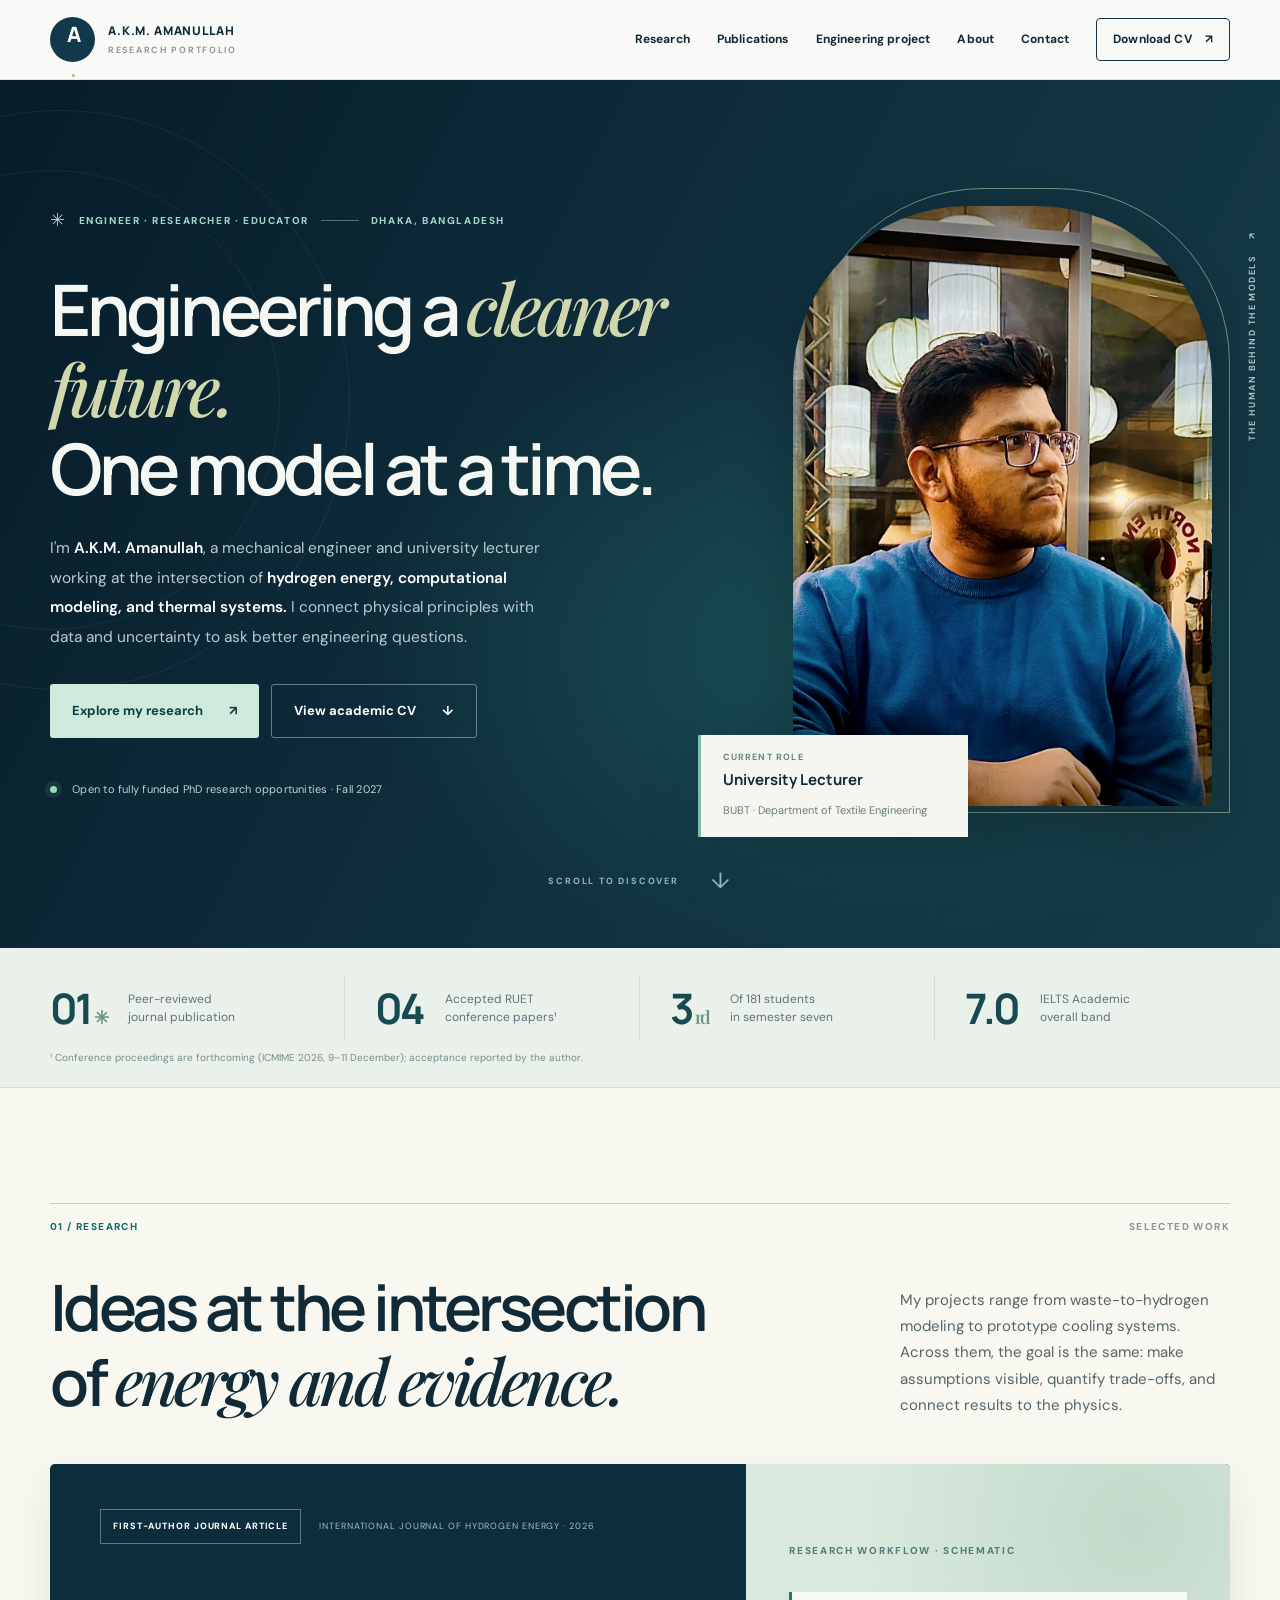
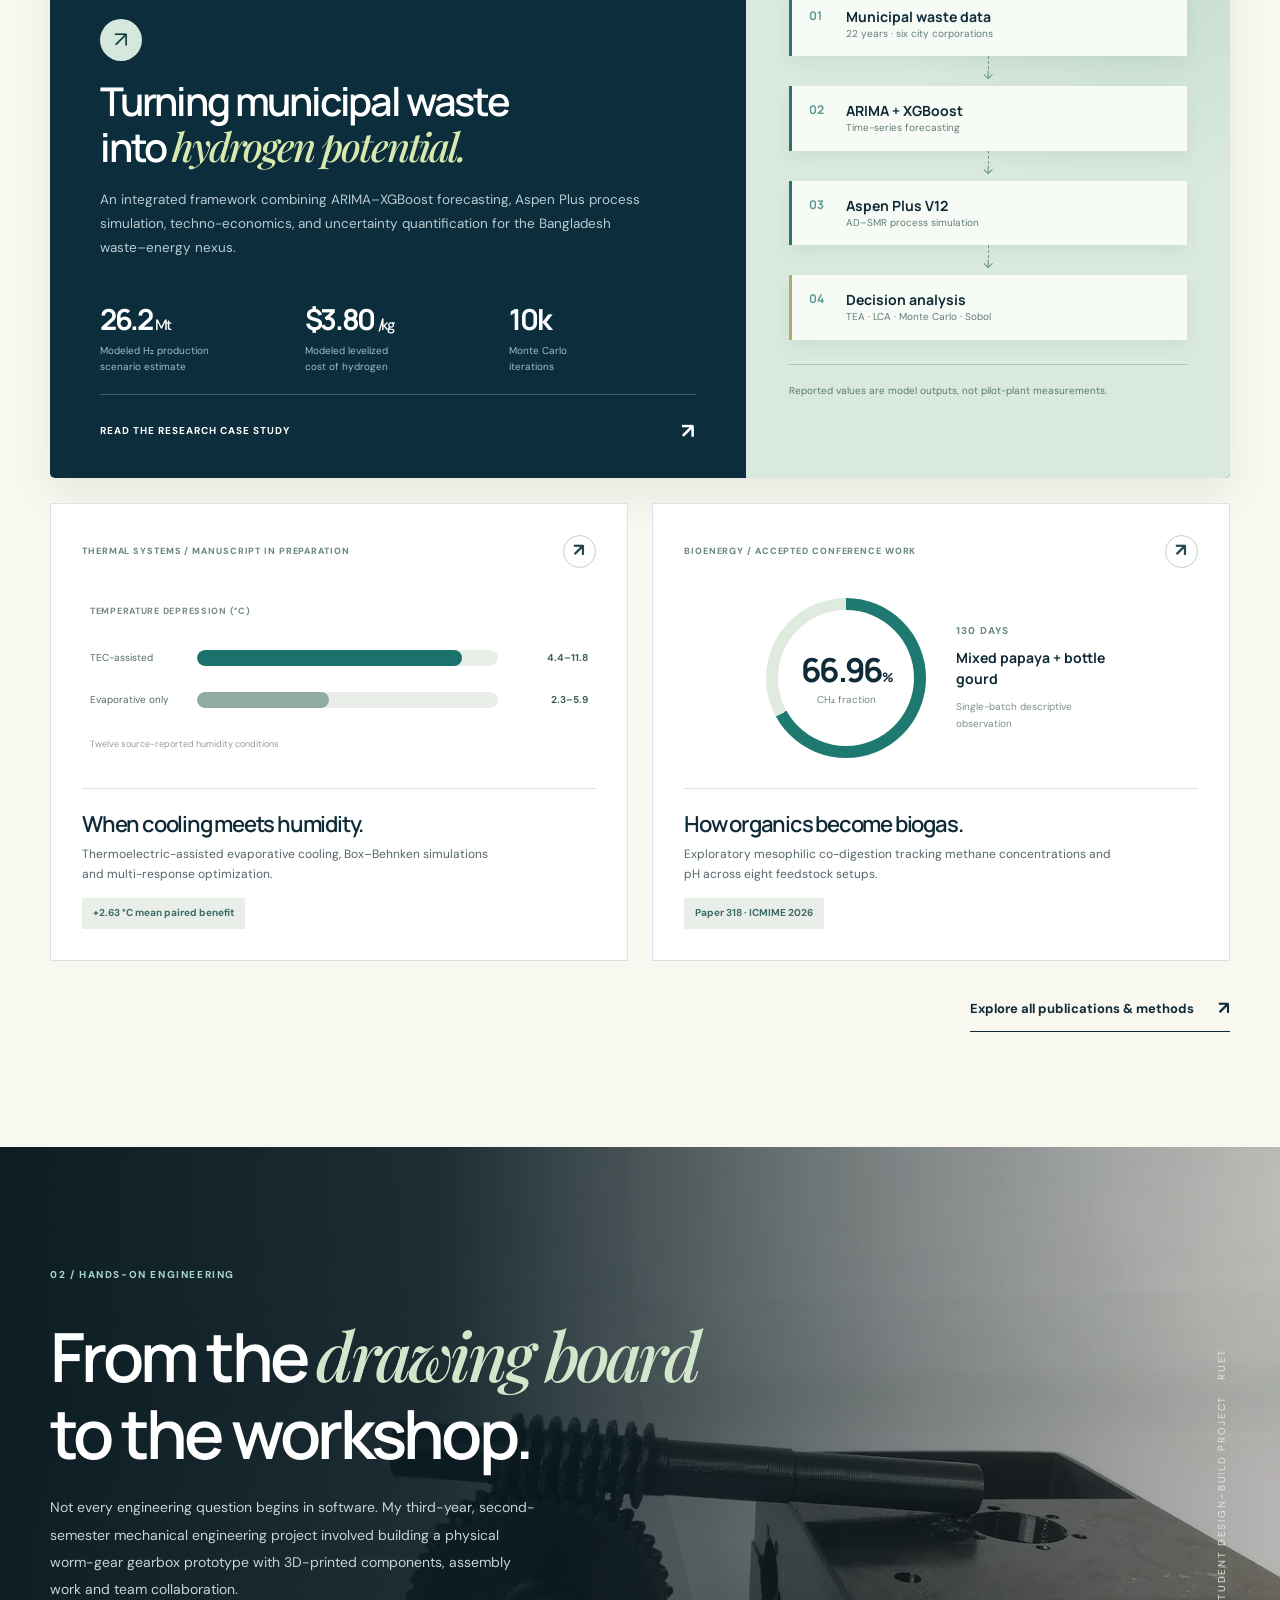
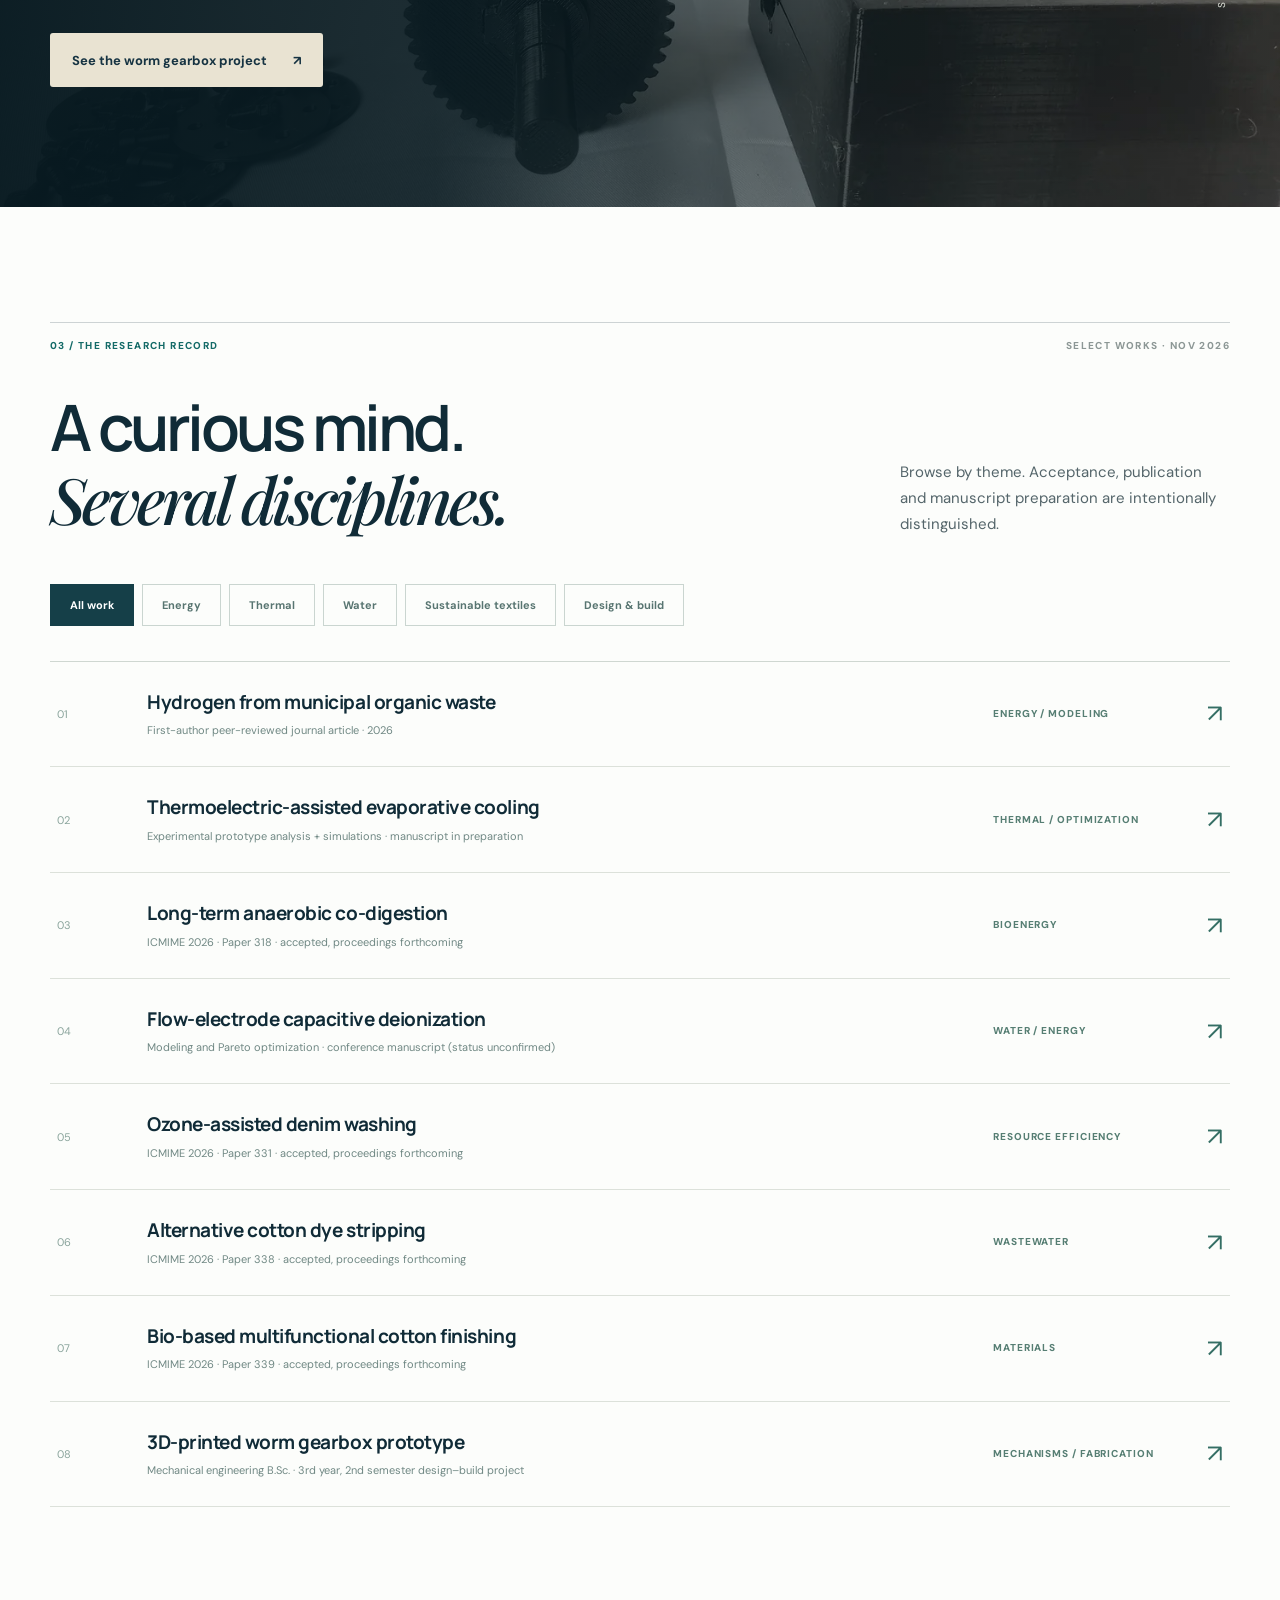
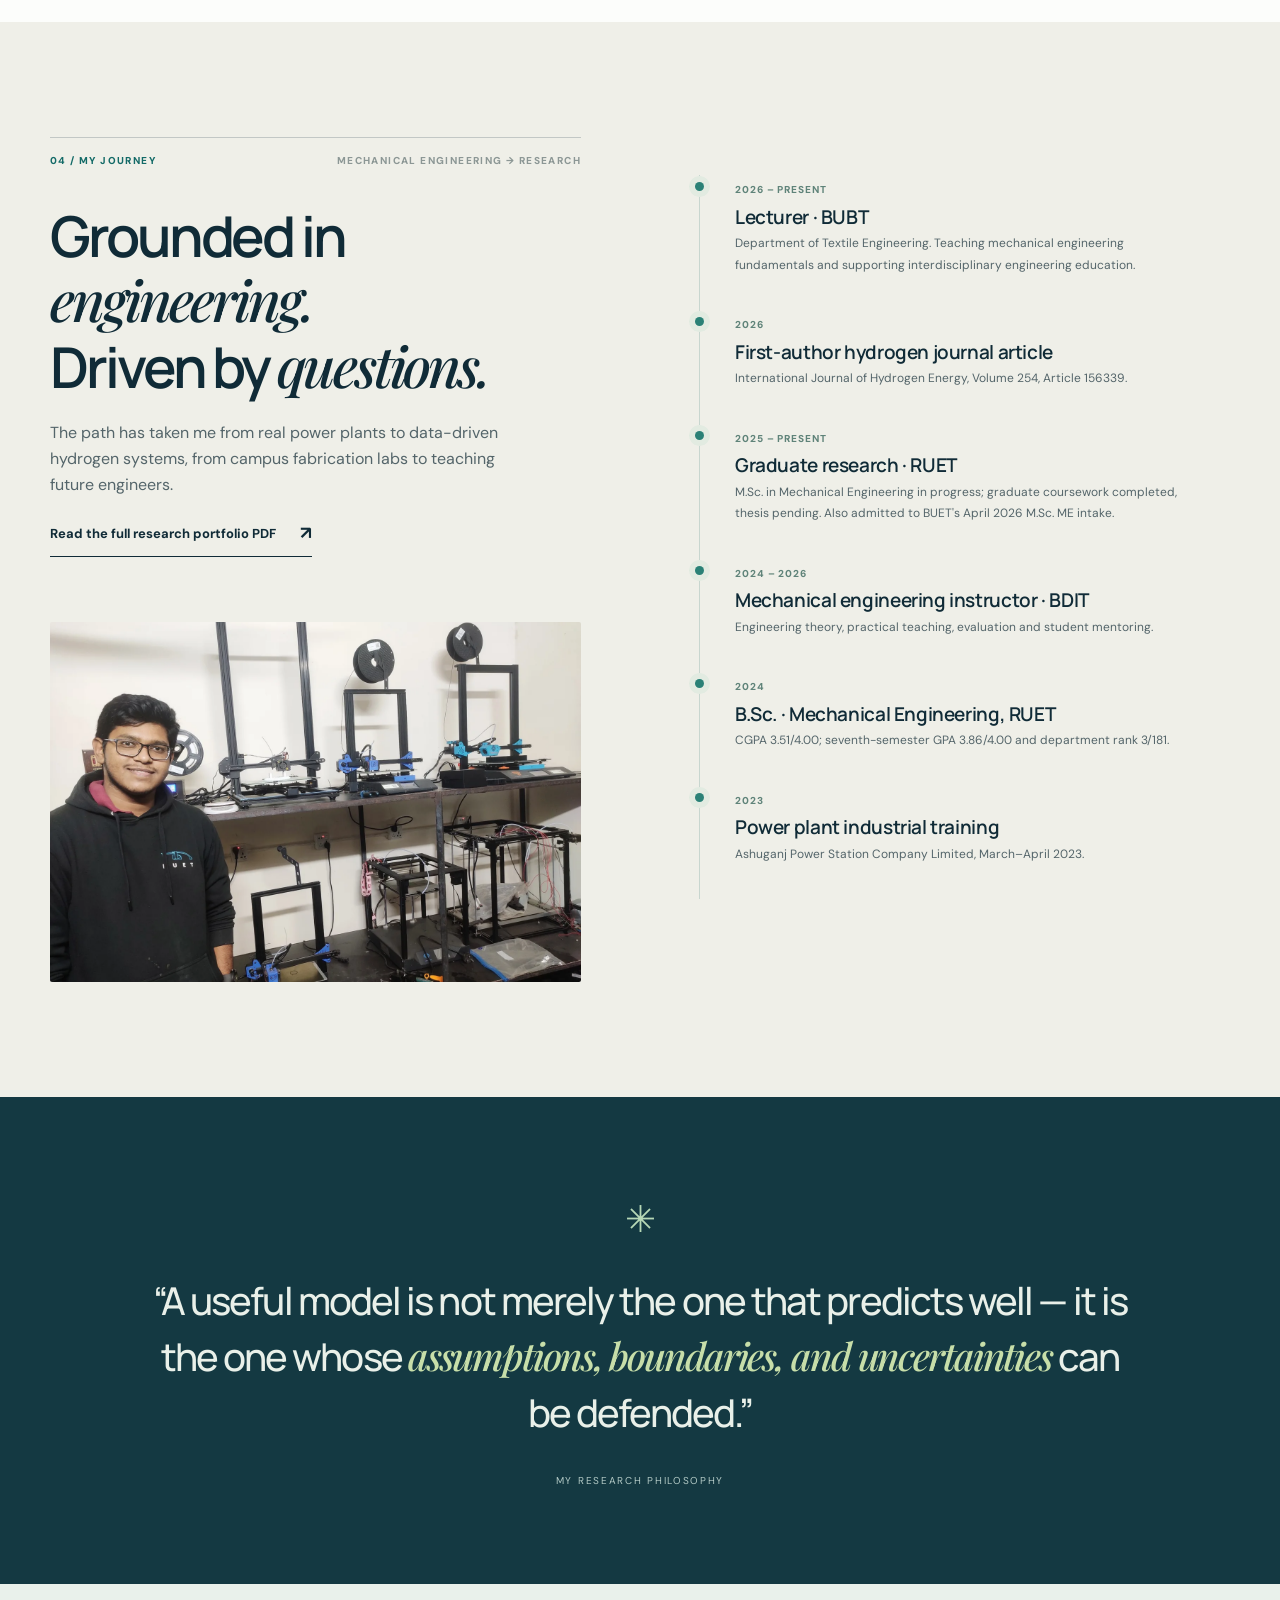
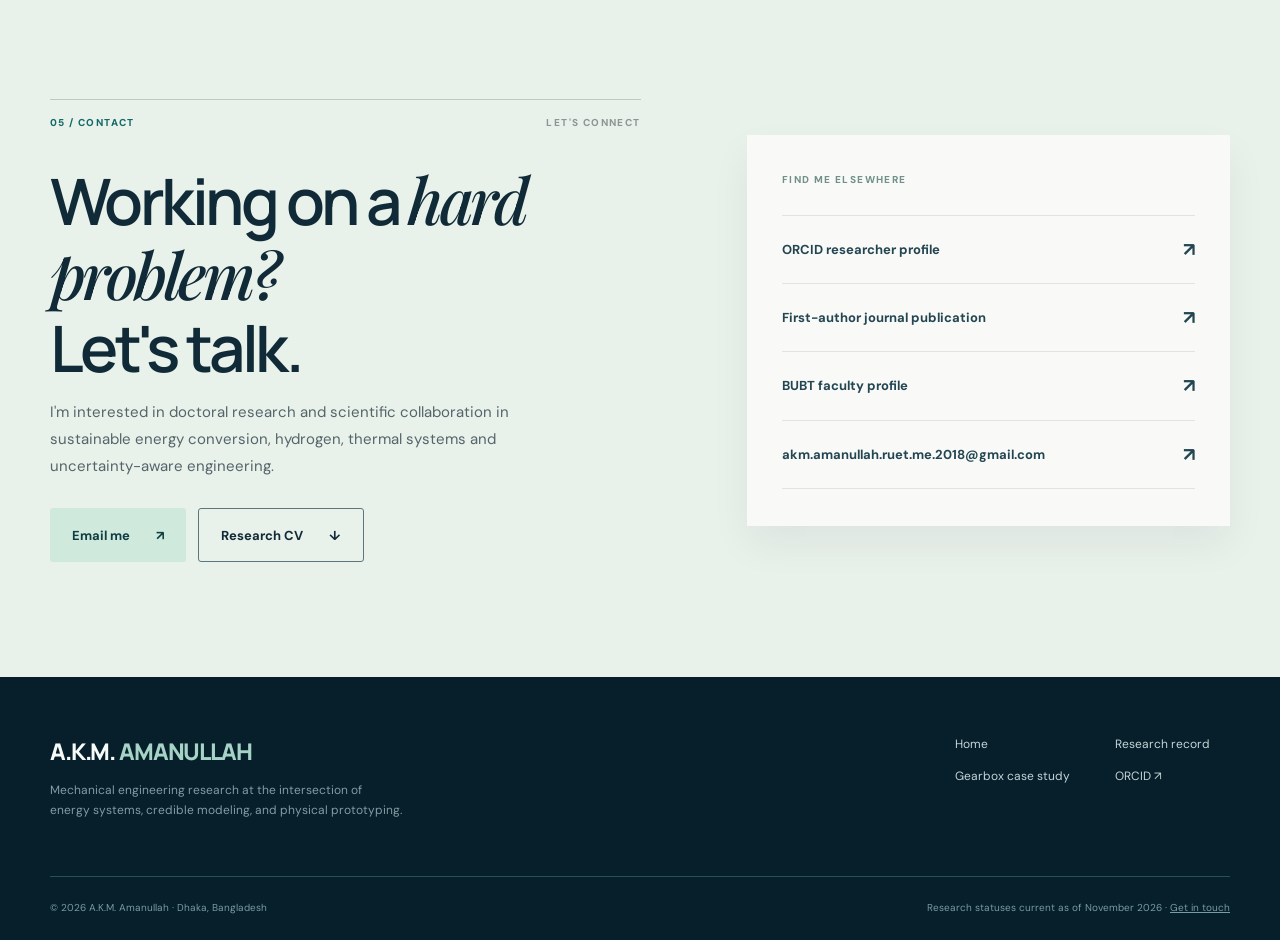
<file: index.html>
<!doctype html><html lang="en"><head><meta charset="utf-8"><meta name="viewport" content="width=device-width,initial-scale=1"><meta name="theme-color" content="#102D3C"><meta name="color-scheme" content="light"><title>A.K.M. Amanullah | Mechanical Engineering Research Portfolio</title><meta name="description" content="A.K.M. Amanullah is a mechanical engineer and university lecturer in Bangladesh researching waste-to-hydrogen, uncertainty-aware energy systems, thermal engineering, and sustainable technologies. First author in International Journal of Hydrogen Energy."><meta name="robots" content="index, follow, max-image-preview:large"><meta name="author" content="A.K.M. Amanullah"><meta name="googlebot" content="index,follow"><meta name="keywords" content="A.K.M. Amanullah, AKM Amanullah, mechanical engineering, research portfolio, PhD Fall 2027, waste to hydrogen, RUET, BUBT, Aspen Plus, worm gearbox"><meta property="og:type" content="website"><meta property="og:title" content="A.K.M. Amanullah | Mechanical Engineering Research Portfolio"><meta property="og:description" content="A.K.M. Amanullah is a mechanical engineer and university lecturer in Bangladesh researching waste-to-hydrogen, uncertainty-aware energy systems, thermal engineering, and sustainable technologies. First author in International Journal of Hydrogen Energy."><meta property="og:image" content="https://akmamanullahruetme2018-beep.github.io/og-cover.png"><meta property="og:image:width" content="1200"><meta property="og:image:height" content="630"><meta name="twitter:card" content="summary_large_image"><link rel="icon" type="image/svg+xml" href="favicon.svg"><link rel="stylesheet" href="style.css"><script type="application/ld+json">{"@context": "https://schema.org", "@type": "Person", "name": "A.K.M. Amanullah", "alternateName": ["AKM Amanullah", "A. K. M. Amanullah"], "jobTitle": "Lecturer, Department of Textile Engineering", "worksFor": {"@type": "CollegeOrUniversity", "name": "Bangladesh University of Business and Technology"}, "alumniOf": {"@type": "CollegeOrUniversity", "name": "Rajshahi University of Engineering & Technology"}, "email": "akm.amanullah.ruet.me.2018@gmail.com", "image": "formal-headshot.webp", "sameAs": ["https://orcid.org/0009-0005-6347-7273", "https://www.bubt.edu.bd/department/department-of-textile-engineering/faculty/profile/AKMA"], "subjectOf": {"@type":"ScholarlyArticle","headline":"Integrated hydrogen potential from municipal organic waste in Bangladesh","identifier":"https://doi.org/10.1016/j.ijhydene.2026.156339"}, "knowsAbout": ["Mechanical Engineering", "Hydrogen Production", "Waste-to-Hydrogen", "Thermal Engineering", "Process Simulation", "Uncertainty Quantification", "Techno-Economic Analysis", "3D Printing"]}</script><script src="script.js" defer></script><link rel="canonical" href="https://akmamanullahruetme2018-beep.github.io/"><meta property="og:url" content="https://akmamanullahruetme2018-beep.github.io/"></head><body><a href="#content" class="skip-link">Skip to main content</a><header class="site-header" id="top"><div class="container nav-wrap"><a class="logo" href="index.html" aria-label="A.K.M. Amanullah homepage"><span class="logo-mark">A<span>.</span></span><span class="logo-text">A.K.M. AMANULLAH <small>RESEARCH PORTFOLIO</small></span></a><button type="button" class="menu-toggle" aria-controls="nav-links" aria-expanded="false" aria-label="Open navigation"><span></span><span></span><span></span></button><nav id="nav-links" class="nav-links" aria-label="Main navigation"><a href="index.html#research">Research</a><a href="research.html">Publications</a><a href="worm-gearbox.html">Engineering project</a><a href="index.html#journey">About</a><a href="index.html#contact">Contact</a><a class="nav-cta" href="Amanullah_Research_CV_Fall2027.pdf" target="_blank" rel="noopener">Download CV <span aria-hidden="true">↗</span></a></nav></div></header><main id="content"><section class="hero section" aria-labelledby="hero-title"><div class="hero-noise"></div><div class="container hero-inner"><div class="hero-copy"><div class="eyebrow"><span class="sparkle">✳</span> ENGINEER · RESEARCHER · EDUCATOR <span class="eyebrow-line"></span> DHAKA, BANGLADESH</div><h1 id="hero-title">Engineering a <em>cleaner future.</em><br>One model at a time.</h1><p class="hero-lead">I'm <strong>A.K.M. Amanullah</strong>, a mechanical engineer and university lecturer working at the intersection of <strong>hydrogen energy, computational modeling, and thermal systems.</strong> I connect physical principles with data and uncertainty to ask better engineering questions.</p><div class="hero-actions"><a class="button primary" href="#research">Explore my research <span aria-hidden="true">↗</span></a><a class="button outline-light" href="Amanullah_Research_CV_Fall2027.pdf" target="_blank" rel="noopener">View academic CV <span aria-hidden="true">↓</span></a></div><div class="hero-micro"><span class="status-dot"></span> Open to fully funded PhD research opportunities · Fall 2027</div></div><div class="hero-visual"><div class="image-border"></div><img src="portrait.webp" width="390" height="560" alt="Portrait of A.K.M. Amanullah" fetchpriority="high"><div class="hero-side-label">THE HUMAN BEHIND THE MODELS <span>↗</span></div><div class="hero-floating"><span class="tiny-label">CURRENT ROLE</span><strong>University Lecturer</strong><span>BUBT · Department of Textile Engineering</span></div></div></div><div class="hero-scroll"><span>SCROLL TO DISCOVER</span><span aria-hidden="true">↓</span></div></section>
<section class="stats-strip" aria-label="Academic highlights"><div class="container stats-inner"><div class="stat"><strong>01<span class="stat-star">✳</span></strong><span>Peer-reviewed<br>journal publication</span></div><div class="stat"><strong>04</strong><span>Accepted RUET<br>conference papers¹</span></div><div class="stat"><strong>3<span class="stat-star">rd</span></strong><span>Of 181 students<br>in semester seven</span></div><div class="stat"><strong>7.0</strong><span>IELTS Academic<br>overall band</span></div></div><div class="container"><p class="footnote">¹ Conference proceedings are forthcoming (ICMIME 2026, 9–11 December); acceptance reported by the author.</p></div></section>
<section class="section cream" id="research"><div class="container"><div class="section-kicker reveal"><span>01 / RESEARCH</span><span>SELECTED WORK</span></div><div class="section-heading reveal"><h2>Ideas at the intersection<br>of <em>energy and evidence.</em></h2><p>My projects range from waste-to-hydrogen modeling to prototype cooling systems. Across them, the goal is the same: make assumptions visible, quantify trade-offs, and connect results to the physics.</p></div>
<a class="feature-paper reveal" href="research.html#hydrogen"><div class="feature-left"><div class="feature-top"><span class="pill dark">FIRST-AUTHOR JOURNAL ARTICLE</span><span class="feature-journal">INTERNATIONAL JOURNAL OF HYDROGEN ENERGY · 2026</span></div><div class="feature-heading"><span class="icon-circle">↗</span><h3>Turning municipal waste<br>into <em>hydrogen potential.</em></h3><p>An integrated framework combining ARIMA–XGBoost forecasting, Aspen Plus process simulation, techno-economics, and uncertainty quantification for the Bangladesh waste–energy nexus.</p></div><div class="feature-numbers"><div><strong>26.2 <small>Mt</small></strong><span>Modeled H₂ production<br>scenario estimate</span></div><div><strong>$3.80 <small>/kg</small></strong><span>Modeled levelized<br>cost of hydrogen</span></div><div><strong>10k</strong><span>Monte Carlo<br>iterations</span></div></div><div class="feature-link">READ THE RESEARCH CASE STUDY <span>↗</span></div></div><div class="feature-right"><div class="diagram-caption">RESEARCH WORKFLOW · SCHEMATIC</div><div class="flow-block"><span>01</span><b>Municipal waste data</b><small>22 years · six city corporations</small></div><div class="flow-join"><span></span><i>↓</i></div><div class="flow-block"><span>02</span><b>ARIMA + XGBoost</b><small>Time-series forecasting</small></div><div class="flow-join"><span></span><i>↓</i></div><div class="flow-block"><span>03</span><b>Aspen Plus V12</b><small>AD–SMR process simulation</small></div><div class="flow-join"><span></span><i>↓</i></div><div class="flow-block last"><span>04</span><b>Decision analysis</b><small>TEA · LCA · Monte Carlo · Sobol</small></div><div class="source-badge">Reported values are model outputs, not pilot-plant measurements.</div></div></a>
<div class="research-grid"><a class="research-card reveal" href="research.html#cooling"><div class="card-top"><span>THERMAL SYSTEMS / MANUSCRIPT IN PREPARATION</span><span class="round-arrow">↗</span></div><div class="card-illustration cooling-chart" aria-label="Cooling ranges from source-reported prototype data"><div class="chart-axis">TEMPERATURE DEPRESSION (°C)</div><div class="barrow"><small>TEC-assisted</small><span class="bar-track"><i style="width:88%;"></i></span><b>4.4–11.8</b></div><div class="barrow"><small>Evaporative only</small><span class="bar-track"><i style="width:44%;"></i></span><b>2.3–5.9</b></div><div class="chart-legend">Twelve source-reported humidity conditions</div></div><div class="card-bottom"><div><h3>When cooling meets humidity.</h3><p>Thermoelectric-assisted evaporative cooling, Box–Behnken simulations and multi-response optimization.</p></div><span class="chip">+2.63 °C mean paired benefit</span></div></a><a class="research-card reveal" href="research.html#digestion"><div class="card-top"><span>BIOENERGY / ACCEPTED CONFERENCE WORK</span><span class="round-arrow">↗</span></div><div class="card-illustration digestion-art"><div class="circular-progress"><div><strong>66.96<span>%</span></strong><small>CH₄ fraction</small></div></div><div class="digestion-side"><span>130 DAYS</span><b>Mixed papaya + bottle gourd</b><small>Single-batch descriptive observation</small></div></div><div class="card-bottom"><div><h3>How organics become biogas.</h3><p>Exploratory mesophilic co-digestion tracking methane concentrations and pH across eight feedstock setups.</p></div><span class="chip">Paper 318 · ICMIME 2026</span></div></a></div><div class="section-link reveal"><a href="research.html" class="text-arrow">Explore all publications & methods <span>↗</span></a></div></div></section>
<section class="project-banner" id="prototyping"><div class="project-photo"><img src="gearing-overview.webp" width="1500" height="1000" alt="Physical prototype of a 3D-printed worm and wheel gearbox mechanism on a white table"></div><div class="project-shade"></div><div class="container project-banner-inner"><div class="project-copy reveal"><div class="eyebrow">02 / HANDS-ON ENGINEERING</div><h2>From the <em>drawing board</em><br>to the workshop.</h2><p>Not every engineering question begins in software. My third-year, second-semester mechanical engineering project involved building a physical worm-gear gearbox prototype with 3D-printed components, assembly work and team collaboration.</p><a href="worm-gearbox.html" class="button beige">See the worm gearbox project <span>↗</span></a></div><span class="project-pinch">STUDENT DESIGN–BUILD PROJECT <span> / </span> RUET</span></div></section>
<section class="section light" id="record"><div class="container"><div class="section-kicker reveal"><span>03 / THE RESEARCH RECORD</span><span>SELECT WORKS · NOV 2026</span></div><div class="section-heading reveal"><h2>A curious mind.<br><em>Several disciplines.</em></h2><p>Browse by theme. Acceptance, publication and manuscript preparation are intentionally distinguished.</p></div><div class="filters" role="group" aria-label="Filter projects by field"><button type="button" class="filter active" data-filter="all" aria-pressed="true">All work</button><button type="button" class="filter" data-filter="energy" aria-pressed="false">Energy</button><button type="button" class="filter" data-filter="thermal" aria-pressed="false">Thermal</button><button type="button" class="filter" data-filter="water" aria-pressed="false">Water</button><button type="button" class="filter" data-filter="textile" aria-pressed="false">Sustainable textiles</button><button type="button" class="filter" data-filter="design" aria-pressed="false">Design & build</button></div><div class="portfolio-list">
<a class="portfolio-row reveal" data-category="energy" href="research.html#hydrogen"><span class="row-number">01</span><span><strong>Hydrogen from municipal organic waste</strong><small>First-author peer-reviewed journal article · 2026</small></span><span class="row-label">ENERGY / MODELING</span><span class="row-icon">↗</span></a>
<a class="portfolio-row reveal" data-category="thermal" href="research.html#cooling"><span class="row-number">02</span><span><strong>Thermoelectric-assisted evaporative cooling</strong><small>Experimental prototype analysis + simulations · manuscript in preparation</small></span><span class="row-label">THERMAL / OPTIMIZATION</span><span class="row-icon">↗</span></a>
<a class="portfolio-row reveal" data-category="energy" href="research.html#digestion"><span class="row-number">03</span><span><strong>Long-term anaerobic co-digestion</strong><small>ICMIME 2026 · Paper 318 · accepted, proceedings forthcoming</small></span><span class="row-label">BIOENERGY</span><span class="row-icon">↗</span></a>
<a class="portfolio-row reveal" data-category="water" href="research.html#fcdi"><span class="row-number">04</span><span><strong>Flow-electrode capacitive deionization</strong><small>Modeling and Pareto optimization · conference manuscript (status unconfirmed)</small></span><span class="row-label">WATER / ENERGY</span><span class="row-icon">↗</span></a>
<a class="portfolio-row reveal" data-category="textile" href="research.html#textiles"><span class="row-number">05</span><span><strong>Ozone-assisted denim washing</strong><small>ICMIME 2026 · Paper 331 · accepted, proceedings forthcoming</small></span><span class="row-label">RESOURCE EFFICIENCY</span><span class="row-icon">↗</span></a>
<a class="portfolio-row reveal" data-category="textile" href="research.html#textiles"><span class="row-number">06</span><span><strong>Alternative cotton dye stripping</strong><small>ICMIME 2026 · Paper 338 · accepted, proceedings forthcoming</small></span><span class="row-label">WASTEWATER</span><span class="row-icon">↗</span></a>
<a class="portfolio-row reveal" data-category="textile" href="research.html#textiles"><span class="row-number">07</span><span><strong>Bio-based multifunctional cotton finishing</strong><small>ICMIME 2026 · Paper 339 · accepted, proceedings forthcoming</small></span><span class="row-label">MATERIALS</span><span class="row-icon">↗</span></a>
<a class="portfolio-row reveal" data-category="design" href="worm-gearbox.html"><span class="row-number">08</span><span><strong>3D-printed worm gearbox prototype</strong><small>Mechanical engineering B.Sc. · 3rd year, 2nd semester design–build project</small></span><span class="row-label">MECHANISMS / FABRICATION</span><span class="row-icon">↗</span></a>
</div></div></section>
<section class="section warm" id="journey"><div class="container journey-wrap"><div><div class="section-kicker reveal"><span>04 / MY JOURNEY</span><span>MECHANICAL ENGINEERING → RESEARCH</span></div><h2 class="journey-title reveal">Grounded in <em>engineering.</em><br>Driven by <em>questions.</em></h2><p class="journey-lead reveal">The path has taken me from real power plants to data-driven hydrogen systems, from campus fabrication labs to teaching future engineers.</p><a class="text-arrow reveal" href="Amanullah_Research_Portfolio.pdf" target="_blank" rel="noopener">Read the full research portfolio PDF <span>↗</span></a><div class="journey-image reveal"><img src="lab-with-printers.webp" alt="A.K.M. Amanullah standing beside desktop 3D printers in an engineering laboratory"></div></div><div class="timeline reveal"><div class="time-item"><span class="time-year">2026 – PRESENT</span><div><h3>Lecturer · BUBT</h3><p>Department of Textile Engineering. Teaching mechanical engineering fundamentals and supporting interdisciplinary engineering education.</p></div></div><div class="time-item"><span class="time-year">2026</span><div><h3>First-author hydrogen journal article</h3><p>International Journal of Hydrogen Energy, Volume 254, Article 156339.</p></div></div><div class="time-item"><span class="time-year">2025 – PRESENT</span><div><h3>Graduate research · RUET</h3><p>M.Sc. in Mechanical Engineering in progress; graduate coursework completed, thesis pending. Also admitted to BUET's April 2026 M.Sc. ME intake.</p></div></div><div class="time-item"><span class="time-year">2024 – 2026</span><div><h3>Mechanical engineering instructor · BDIT</h3><p>Engineering theory, practical teaching, evaluation and student mentoring.</p></div></div><div class="time-item"><span class="time-year">2024</span><div><h3>B.Sc. · Mechanical Engineering, RUET</h3><p>CGPA 3.51/4.00; seventh-semester GPA 3.86/4.00 and department rank 3/181.</p></div></div><div class="time-item"><span class="time-year">2023</span><div><h3>Power plant industrial training</h3><p>Ashuganj Power Station Company Limited, March–April 2023.</p></div></div></div></div></section>
<section class="values-section"><div class="container values-wrap"><div class="values-icon">✳</div><blockquote>“A useful model is not merely the one that predicts well — it is the one whose <em>assumptions, boundaries, and uncertainties</em> can be defended.”</blockquote><span>MY RESEARCH PHILOSOPHY</span></div></section>
<section class="section contact-section" id="contact"><div class="container contact-wrap"><div class="reveal"><div class="section-kicker"><span>05 / CONTACT</span><span>LET'S CONNECT</span></div><h2>Working on a <em>hard problem?</em><br>Let's talk.</h2><p>I'm interested in doctoral research and scientific collaboration in sustainable energy conversion, hydrogen, thermal systems and uncertainty-aware engineering.</p><div class="contact-actions"><a class="button primary" href="mailto:akm.amanullah.ruet.me.2018@gmail.com?subject=Research%20collaboration%20%7C%20A.K.M.%20Amanullah">Email me <span aria-hidden="true">↗</span></a><a class="button outline" href="Amanullah_Research_CV_Fall2027.pdf" target="_blank" rel="noopener">Research CV <span aria-hidden="true">↓</span></a></div></div><div class="contact-card reveal"><div class="contact-card-heading">FIND ME ELSEWHERE</div><a href="https://orcid.org/0009-0005-6347-7273" target="_blank" rel="noopener"><span>ORCID researcher profile</span><b>↗</b></a><a href="https://doi.org/10.1016/j.ijhydene.2026.156339" target="_blank" rel="noopener"><span>First-author journal publication</span><b>↗</b></a><a href="https://www.bubt.edu.bd/department/department-of-textile-engineering/faculty/profile/AKMA" target="_blank" rel="noopener"><span>BUBT faculty profile</span><b>↗</b></a><a href="mailto:akm.amanullah.ruet.me.2018@gmail.com"><span>akm.amanullah.ruet.me.2018@gmail.com</span><b>↗</b></a></div></div></section></main><footer class="footer"><div class="container"><div class="footer-top"><div><div class="footer-wordmark">A.K.M. <span>AMANULLAH</span></div><p>Mechanical engineering research at the intersection of<br>energy systems, credible modeling, and physical prototyping.</p></div><div class="footer-links"><a href="index.html">Home</a><a href="research.html">Research record</a><a href="worm-gearbox.html">Gearbox case study</a><a href="https://orcid.org/0009-0005-6347-7273" target="_blank" rel="noopener">ORCID ↗</a></div></div><div class="footer-bottom"><span>© <span id="year">2026</span> A.K.M. Amanullah · Dhaka, Bangladesh</span><span>Research statuses current as of November 2026 · <a href="mailto:akm.amanullah.ruet.me.2018@gmail.com">Get in touch</a></span></div></div></footer></body></html>
</file>
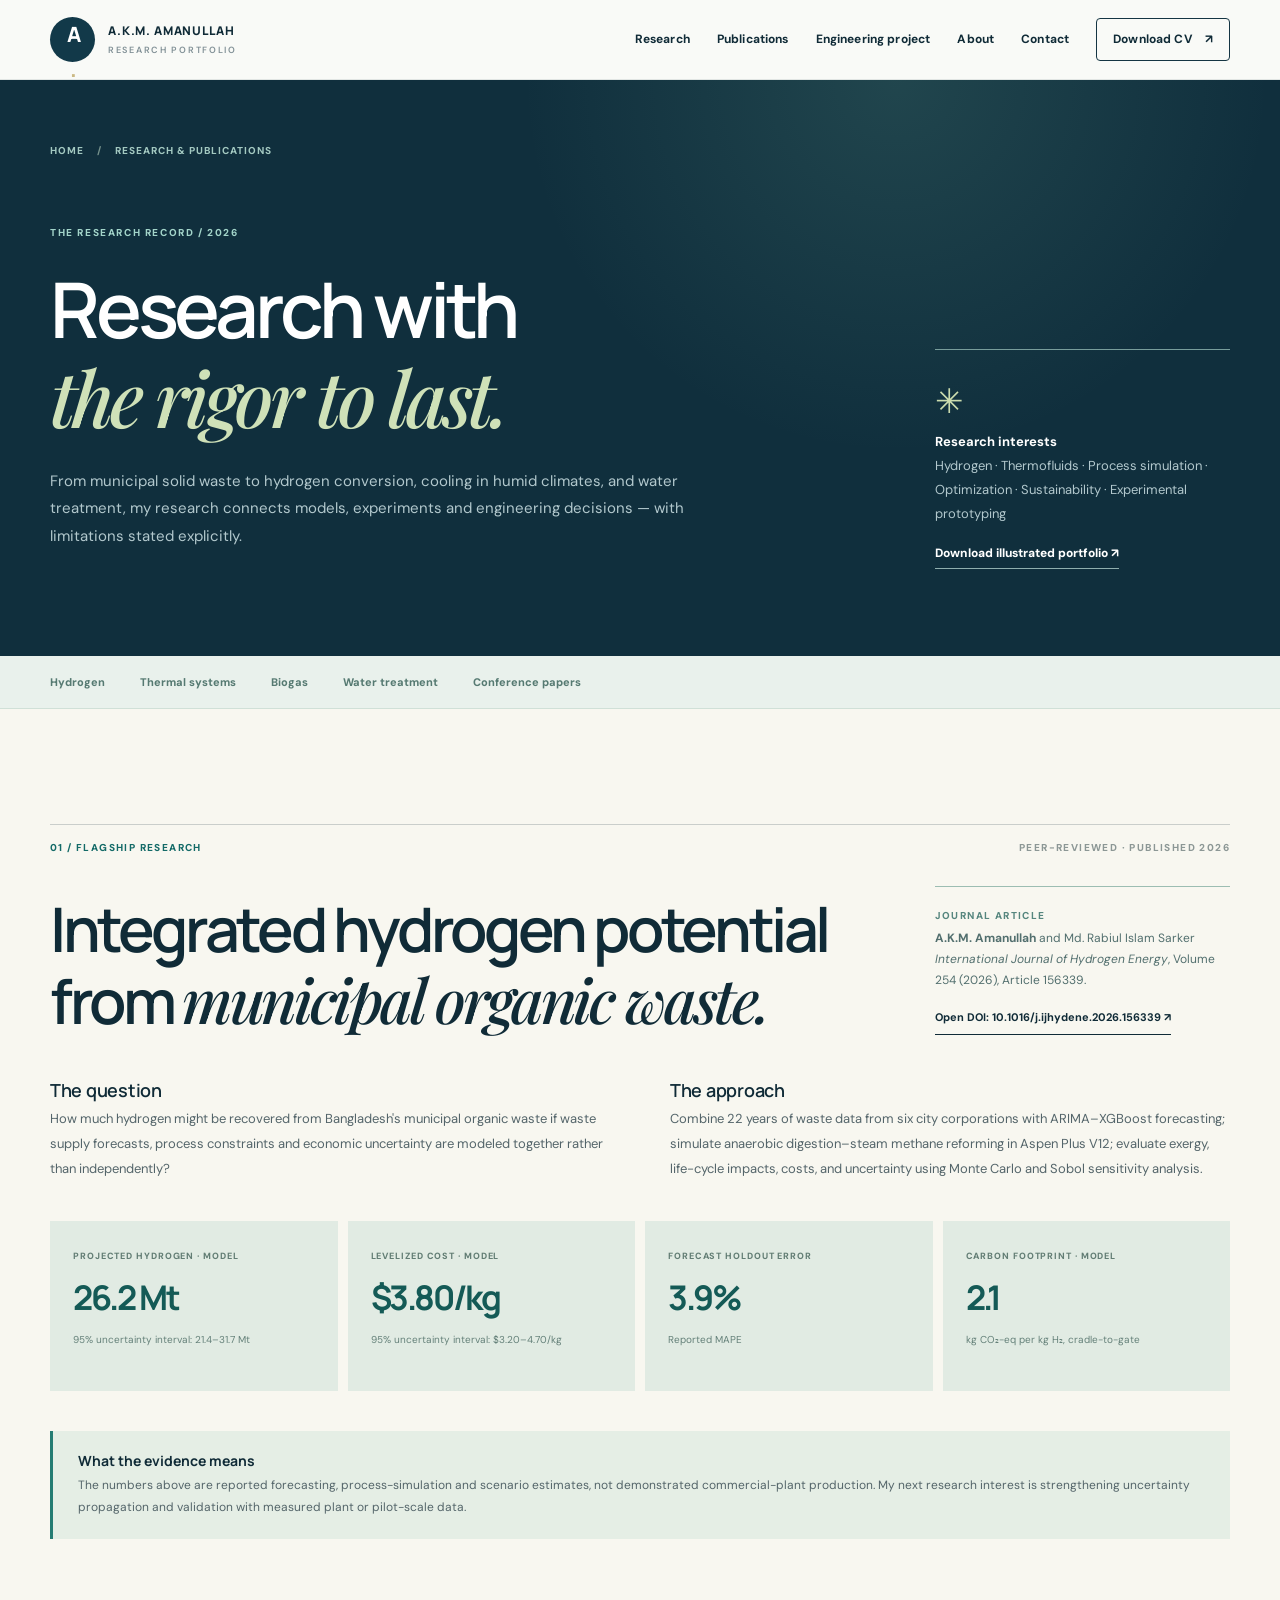
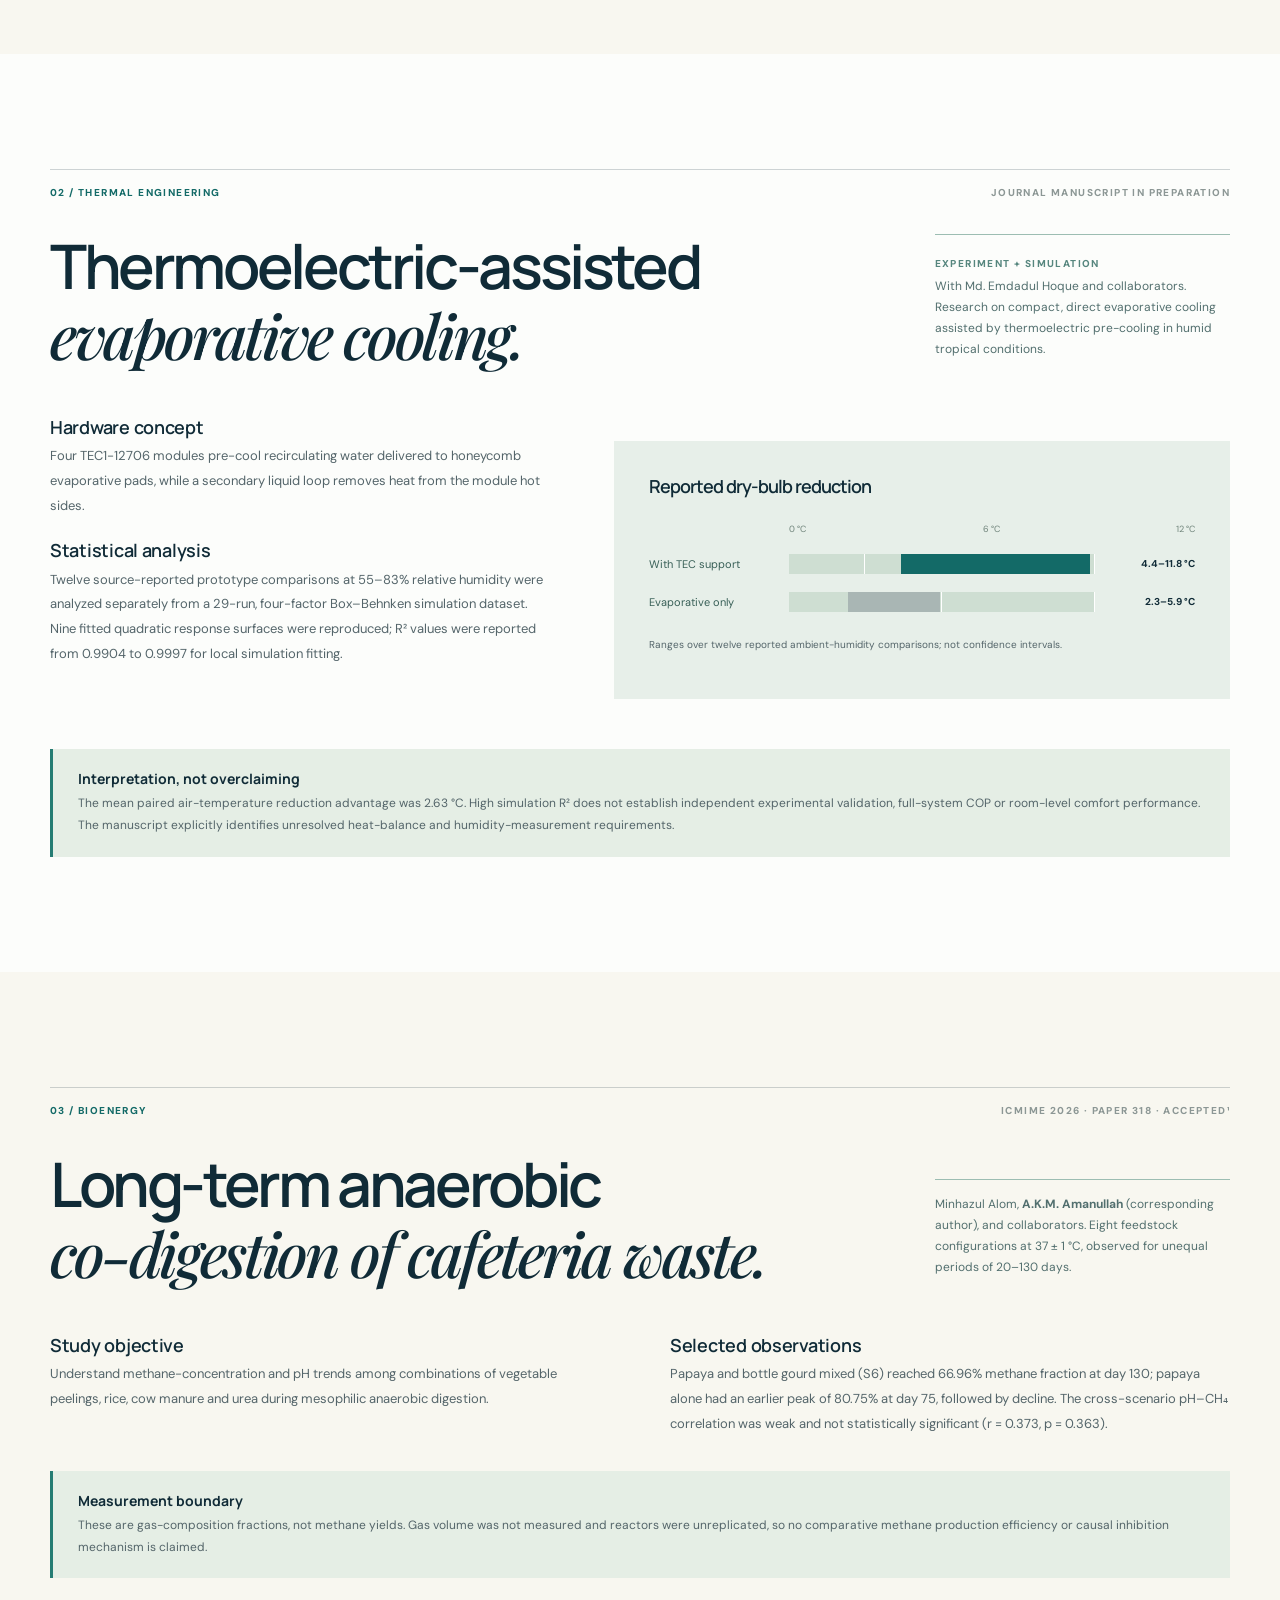
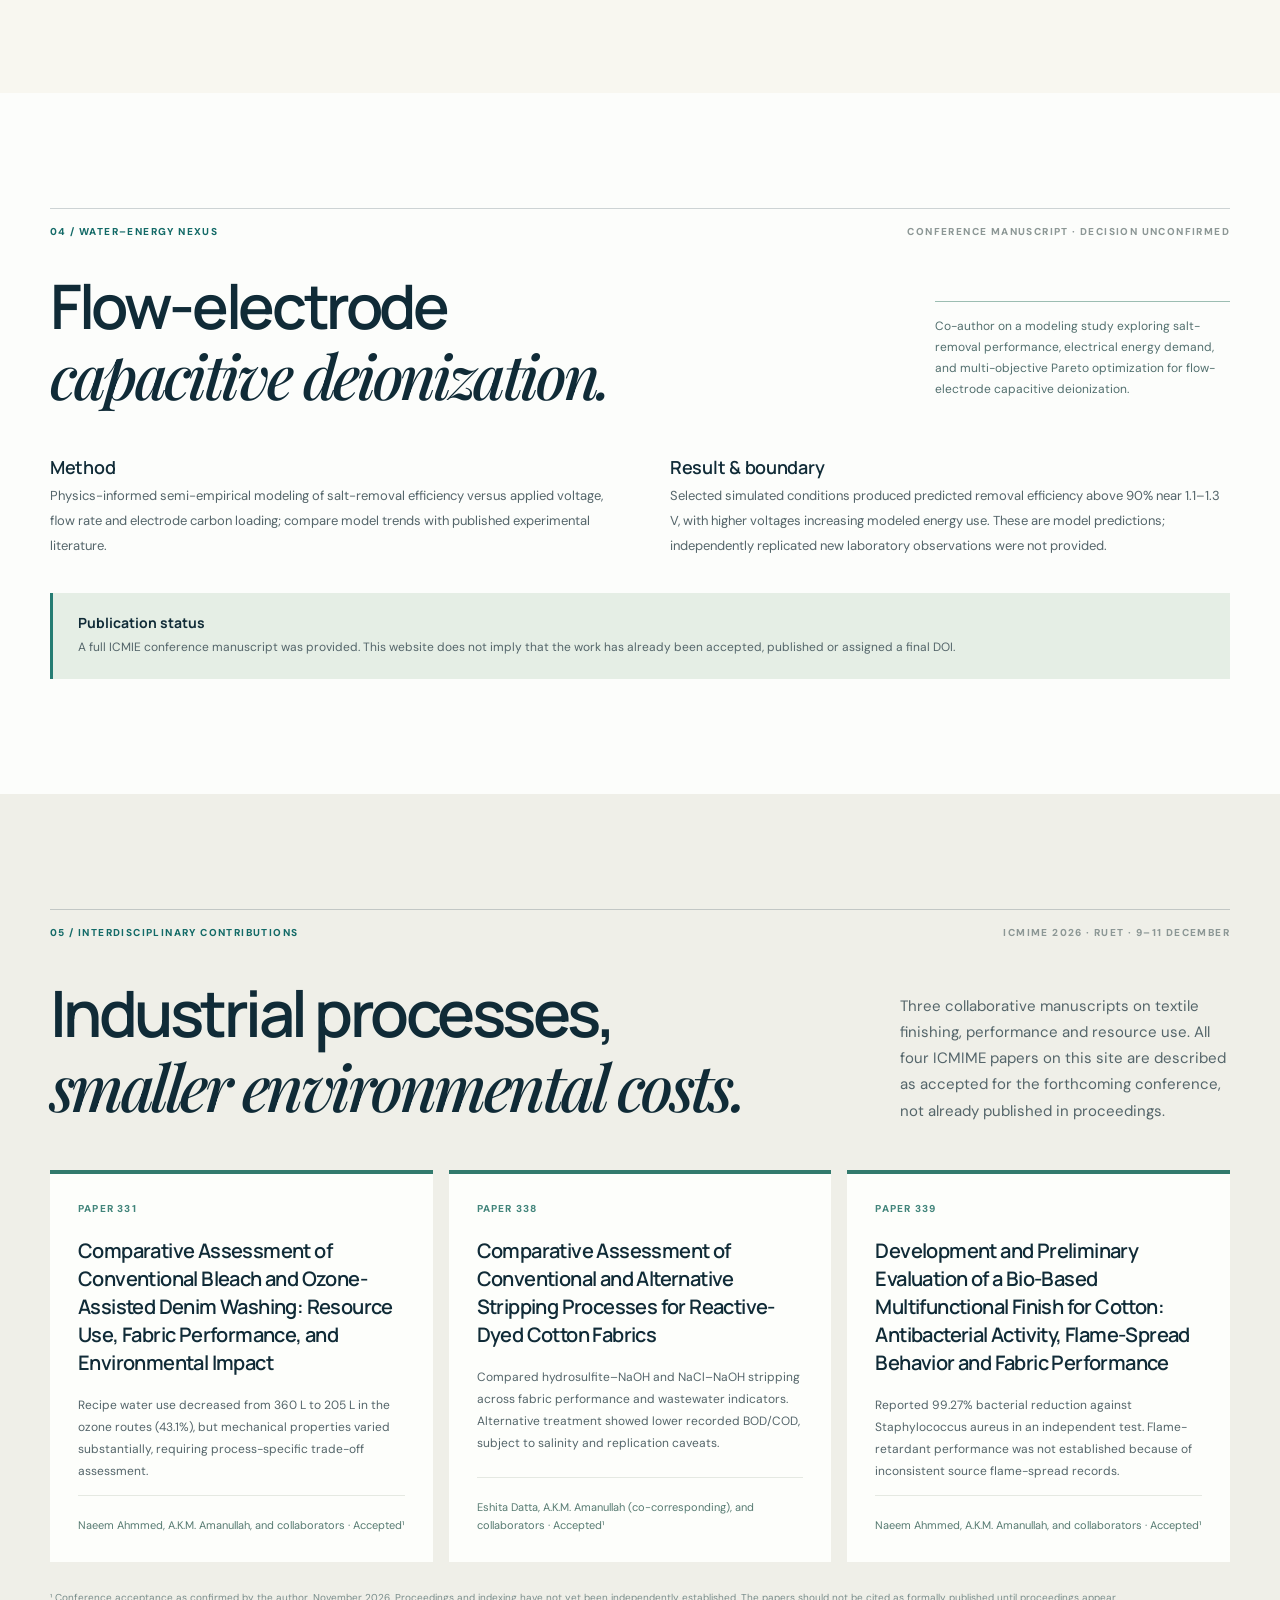
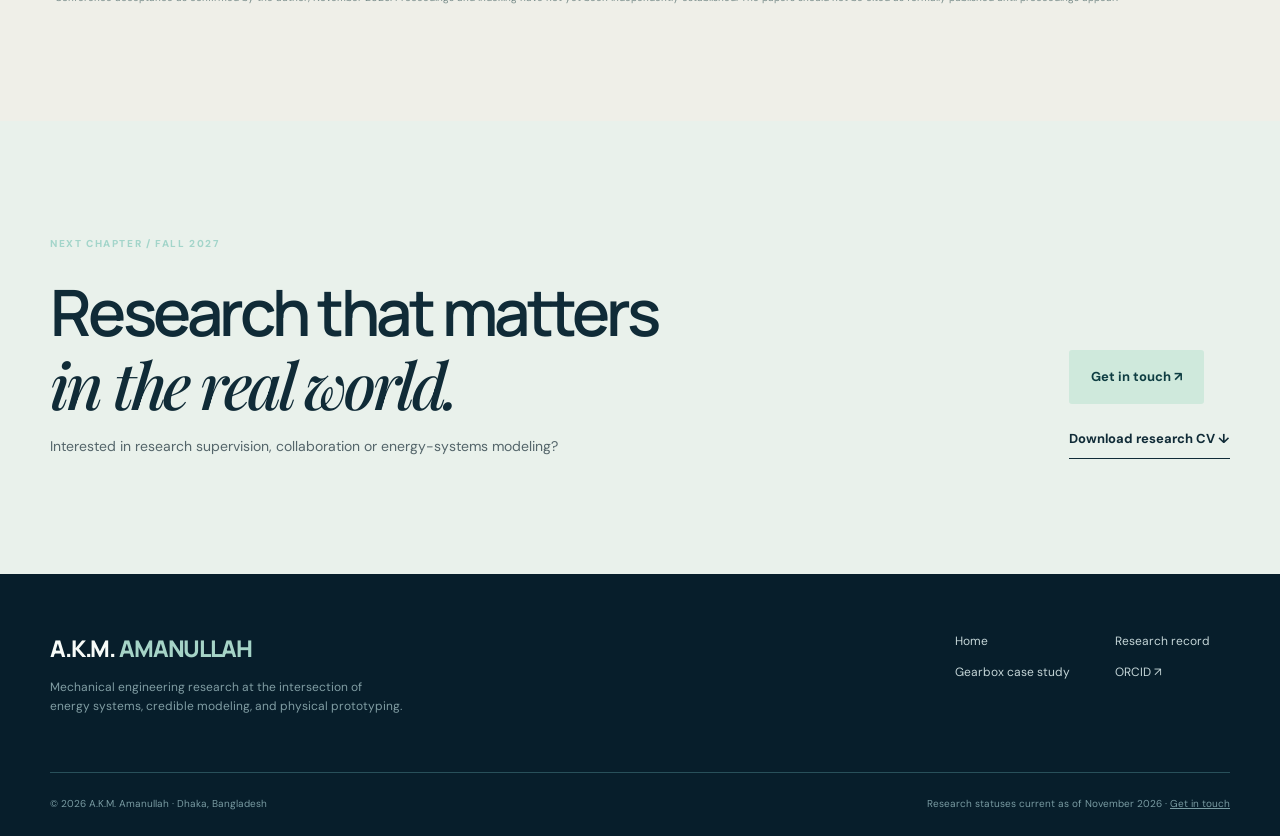
<file: research.html>
<!doctype html><html lang="en"><head><meta charset="utf-8"><meta name="viewport" content="width=device-width,initial-scale=1"><meta name="theme-color" content="#102D3C"><meta name="color-scheme" content="light"><title>Research & Publications | A.K.M. Amanullah</title><meta name="description" content="Research and publications by A.K.M. Amanullah: published waste-to-hydrogen modeling, thermoelectric cooling, anaerobic digestion, capacitive deionization, and accepted ICMIME 2026 conference manuscripts."><meta name="robots" content="index, follow, max-image-preview:large"><meta name="author" content="A.K.M. Amanullah"><meta name="googlebot" content="index,follow"><meta name="keywords" content="A.K.M. Amanullah, AKM Amanullah, mechanical engineering, research portfolio, PhD Fall 2027, waste to hydrogen, RUET, BUBT, Aspen Plus, worm gearbox"><meta property="og:type" content="website"><meta property="og:title" content="Research & Publications | A.K.M. Amanullah"><meta property="og:description" content="Research and publications by A.K.M. Amanullah: published waste-to-hydrogen modeling, thermoelectric cooling, anaerobic digestion, capacitive deionization, and accepted ICMIME 2026 conference manuscripts."><meta property="og:image" content="https://akmamanullahruetme2018-beep.github.io/og-cover.png"><meta property="og:image:width" content="1200"><meta property="og:image:height" content="630"><meta name="twitter:card" content="summary_large_image"><link rel="icon" type="image/svg+xml" href="favicon.svg"><link rel="stylesheet" href="style.css"><script type="application/ld+json">{"@context": "https://schema.org", "@type": "Person", "name": "A.K.M. Amanullah", "alternateName": ["AKM Amanullah", "A. K. M. Amanullah"], "jobTitle": "Lecturer, Department of Textile Engineering", "worksFor": {"@type": "CollegeOrUniversity", "name": "Bangladesh University of Business and Technology"}, "alumniOf": {"@type": "CollegeOrUniversity", "name": "Rajshahi University of Engineering & Technology"}, "email": "akm.amanullah.ruet.me.2018@gmail.com", "image": "formal-headshot.webp", "sameAs": ["https://orcid.org/0009-0005-6347-7273", "https://www.bubt.edu.bd/department/department-of-textile-engineering/faculty/profile/AKMA"], "subjectOf": {"@type":"ScholarlyArticle","headline":"Integrated hydrogen potential from municipal organic waste in Bangladesh","identifier":"https://doi.org/10.1016/j.ijhydene.2026.156339"}, "knowsAbout": ["Mechanical Engineering", "Hydrogen Production", "Waste-to-Hydrogen", "Thermal Engineering", "Process Simulation", "Uncertainty Quantification", "Techno-Economic Analysis", "3D Printing"]}</script><script src="script.js" defer></script><link rel="canonical" href="https://akmamanullahruetme2018-beep.github.io/research.html"><meta property="og:url" content="https://akmamanullahruetme2018-beep.github.io/research.html"></head><body><a href="#content" class="skip-link">Skip to main content</a><header class="site-header" id="top"><div class="container nav-wrap"><a class="logo" href="index.html" aria-label="A.K.M. Amanullah homepage"><span class="logo-mark">A<span>.</span></span><span class="logo-text">A.K.M. AMANULLAH <small>RESEARCH PORTFOLIO</small></span></a><button type="button" class="menu-toggle" aria-controls="nav-links" aria-expanded="false" aria-label="Open navigation"><span></span><span></span><span></span></button><nav id="nav-links" class="nav-links" aria-label="Main navigation"><a href="index.html#research">Research</a><a href="research.html">Publications</a><a href="worm-gearbox.html">Engineering project</a><a href="index.html#journey">About</a><a href="index.html#contact">Contact</a><a class="nav-cta" href="Amanullah_Research_CV_Fall2027.pdf" target="_blank" rel="noopener">Download CV <span aria-hidden="true">↗</span></a></nav></div></header><main id="content"><section class="page-hero"><div class="container"><div class="page-crumb"><a href="index.html">HOME</a><span>/</span> RESEARCH & PUBLICATIONS</div><div class="page-hero-grid"><div><div class="eyebrow">THE RESEARCH RECORD / 2026</div><h1>Research with<br><em>the rigor to last.</em></h1><p>From municipal solid waste to hydrogen conversion, cooling in humid climates, and water treatment, my research connects models, experiments and engineering decisions — with limitations stated explicitly.</p></div><div class="page-hero-aside"><span class="aside-spark">✳</span><p><strong>Research interests</strong><br>Hydrogen · Thermofluids · Process simulation · Optimization · Sustainability · Experimental prototyping</p><a href="Amanullah_Research_Portfolio.pdf" target="_blank" rel="noopener">Download illustrated portfolio ↗</a></div></div></div></section><div class="subnav"><div class="container"><a href="#hydrogen">Hydrogen</a><a href="#cooling">Thermal systems</a><a href="#digestion">Biogas</a><a href="#fcdi">Water treatment</a><a href="#textiles">Conference papers</a></div></div>
<section class="section cream" id="hydrogen"><div class="container case"><div class="section-kicker"><span>01 / FLAGSHIP RESEARCH</span><span>PEER-REVIEWED · PUBLISHED 2026</span></div><div class="case-title"><h2>Integrated hydrogen potential<br>from <em>municipal organic waste.</em></h2><div class="case-side"><span class="label">JOURNAL ARTICLE</span><p><strong>A.K.M. Amanullah</strong> and Md. Rabiul Islam Sarker<br><i>International Journal of Hydrogen Energy</i>, Volume 254 (2026), Article 156339.</p><a class="text-arrow" href="https://doi.org/10.1016/j.ijhydene.2026.156339" target="_blank" rel="noopener">Open DOI: 10.1016/j.ijhydene.2026.156339 ↗</a></div></div><div class="case-textcols"><div><h3>The question</h3><p>How much hydrogen might be recovered from Bangladesh's municipal organic waste if waste supply forecasts, process constraints and economic uncertainty are modeled together rather than independently?</p></div><div><h3>The approach</h3><p>Combine 22 years of waste data from six city corporations with ARIMA–XGBoost forecasting; simulate anaerobic digestion–steam methane reforming in Aspen Plus V12; evaluate exergy, life-cycle impacts, costs, and uncertainty using Monte Carlo and Sobol sensitivity analysis.</p></div></div><div class="case-metrics"><div><span>PROJECTED HYDROGEN · MODEL</span><b>26.2 Mt</b><small>95% uncertainty interval: 21.4–31.7 Mt</small></div><div><span>LEVELIZED COST · MODEL</span><b>$3.80/kg</b><small>95% uncertainty interval: $3.20–4.70/kg</small></div><div><span>FORECAST HOLDOUT ERROR</span><b>3.9%</b><small>Reported MAPE</small></div><div><span>CARBON FOOTPRINT · MODEL</span><b>2.1</b><small>kg CO₂-eq per kg H₂, cradle-to-gate</small></div></div><div class="callout"><b>What the evidence means</b><p>The numbers above are reported forecasting, process-simulation and scenario estimates, not demonstrated commercial-plant production. My next research interest is strengthening uncertainty propagation and validation with measured plant or pilot-scale data.</p></div></div></section>
<section class="section light" id="cooling"><div class="container case"><div class="section-kicker"><span>02 / THERMAL ENGINEERING</span><span>JOURNAL MANUSCRIPT IN PREPARATION</span></div><div class="case-title"><h2>Thermoelectric-assisted<br><em>evaporative cooling.</em></h2><div class="case-side"><span class="label">EXPERIMENT + SIMULATION</span><p>With Md. Emdadul Hoque and collaborators. Research on compact, direct evaporative cooling assisted by thermoelectric pre-cooling in humid tropical conditions.</p></div></div><div class="research-method-layout"><div class="case-textcols stack"><div><h3>Hardware concept</h3><p>Four TEC1-12706 modules pre-cool recirculating water delivered to honeycomb evaporative pads, while a secondary liquid loop removes heat from the module hot sides.</p></div><div><h3>Statistical analysis</h3><p>Twelve source-reported prototype comparisons at 55–83% relative humidity were analyzed separately from a 29-run, four-factor Box–Behnken simulation dataset. Nine fitted quadratic response surfaces were reproduced; R² values were reported from 0.9904 to 0.9997 for local simulation fitting.</p></div></div><div class="cooling-graphic"><h3>Reported dry-bulb reduction</h3><div class="graphic-scale"><span>0 °C</span><span>6 °C</span><span>12 °C</span></div><div class="band"><div class="band-label">With TEC support</div><div class="band-line"><span style="left:36.7%;width:61.6%;background:#136a67"></span></div><b>4.4–11.8 °C</b></div><div class="band"><div class="band-label">Evaporative only</div><div class="band-line"><span style="left:19.2%;width:30%;background:#a9b6b4"></span></div><b>2.3–5.9 °C</b></div><p>Ranges over twelve reported ambient-humidity comparisons; not confidence intervals.</p></div></div><div class="callout"><b>Interpretation, not overclaiming</b><p>The mean paired air-temperature reduction advantage was 2.63 °C. High simulation R² does not establish independent experimental validation, full-system COP or room-level comfort performance. The manuscript explicitly identifies unresolved heat-balance and humidity-measurement requirements.</p></div></div></section>
<section class="section cream" id="digestion"><div class="container case"><div class="section-kicker"><span>03 / BIOENERGY</span><span>ICMIME 2026 · PAPER 318 · ACCEPTED¹</span></div><div class="case-title"><h2>Long-term anaerobic<br><em>co-digestion of cafeteria waste.</em></h2><div class="case-side"><p>Minhazul Alom, <strong>A.K.M. Amanullah</strong> (corresponding author), and collaborators. Eight feedstock configurations at 37 ± 1 °C, observed for unequal periods of 20–130 days.</p></div></div><div class="case-textcols"><div><h3>Study objective</h3><p>Understand methane-concentration and pH trends among combinations of vegetable peelings, rice, cow manure and urea during mesophilic anaerobic digestion.</p></div><div><h3>Selected observations</h3><p>Papaya and bottle gourd mixed (S6) reached 66.96% methane fraction at day 130; papaya alone had an earlier peak of 80.75% at day 75, followed by decline. The cross-scenario pH–CH₄ correlation was weak and not statistically significant (r = 0.373, p = 0.363).</p></div></div><div class="callout"><b>Measurement boundary</b><p>These are gas-composition fractions, not methane yields. Gas volume was not measured and reactors were unreplicated, so no comparative methane production efficiency or causal inhibition mechanism is claimed.</p></div></div></section>
<section class="section light" id="fcdi"><div class="container case"><div class="section-kicker"><span>04 / WATER–ENERGY NEXUS</span><span>CONFERENCE MANUSCRIPT · DECISION UNCONFIRMED</span></div><div class="case-title"><h2>Flow-electrode<br><em>capacitive deionization.</em></h2><div class="case-side"><p>Co-author on a modeling study exploring salt-removal performance, electrical energy demand, and multi-objective Pareto optimization for flow-electrode capacitive deionization.</p></div></div><div class="case-textcols"><div><h3>Method</h3><p>Physics-informed semi-empirical modeling of salt-removal efficiency versus applied voltage, flow rate and electrode carbon loading; compare model trends with published experimental literature.</p></div><div><h3>Result & boundary</h3><p>Selected simulated conditions produced predicted removal efficiency above 90% near 1.1–1.3 V, with higher voltages increasing modeled energy use. These are model predictions; independently replicated new laboratory observations were not provided.</p></div></div><div class="callout"><b>Publication status</b><p>A full ICMIE conference manuscript was provided. This website does not imply that the work has already been accepted, published or assigned a final DOI.</p></div></div></section>
<section class="section warm" id="textiles"><div class="container"><div class="section-kicker"><span>05 / INTERDISCIPLINARY CONTRIBUTIONS</span><span>ICMIME 2026 · RUET · 9–11 DECEMBER</span></div><div class="section-heading"><h2>Industrial processes,<br><em>smaller environmental costs.</em></h2><p>Three collaborative manuscripts on textile finishing, performance and resource use. All four ICMIME papers on this site are described as accepted for the forthcoming conference, not already published in proceedings.</p></div><div class="conference-list"><article class="conf-card"><span class="conf-id">PAPER 331</span><h3>Comparative Assessment of Conventional Bleach and Ozone-Assisted Denim Washing: Resource Use, Fabric Performance, and Environmental Impact</h3><p>Recipe water use decreased from 360 L to 205 L in the ozone routes (43.1%), but mechanical properties varied substantially, requiring process-specific trade-off assessment.</p><div class="conf-meta">Naeem Ahmmed, A.K.M. Amanullah, and collaborators · Accepted¹</div></article><article class="conf-card"><span class="conf-id">PAPER 338</span><h3>Comparative Assessment of Conventional and Alternative Stripping Processes for Reactive-Dyed Cotton Fabrics</h3><p>Compared hydrosulfite–NaOH and NaCl–NaOH stripping across fabric performance and wastewater indicators. Alternative treatment showed lower recorded BOD/COD, subject to salinity and replication caveats.</p><div class="conf-meta">Eshita Datta, A.K.M. Amanullah (co-corresponding), and collaborators · Accepted¹</div></article><article class="conf-card"><span class="conf-id">PAPER 339</span><h3>Development and Preliminary Evaluation of a Bio-Based Multifunctional Finish for Cotton: Antibacterial Activity, Flame-Spread Behavior and Fabric Performance</h3><p>Reported 99.27% bacterial reduction against Staphylococcus aureus in an independent test. Flame-retardant performance was not established because of inconsistent source flame-spread records.</p><div class="conf-meta">Naeem Ahmmed, A.K.M. Amanullah, and collaborators · Accepted¹</div></article></div><p class="footnote footnote-block">¹ Conference acceptance as confirmed by the author, November 2026. Proceedings and indexing have not yet been independently established. The papers should not be cited as formally published until proceedings appear.</p></div></section>
<section class="section contact-section"><div class="container action-panel"><div><span class="eyebrow">NEXT CHAPTER / FALL 2027</span><h2>Research that matters<br><em>in the real world.</em></h2><p>Interested in research supervision, collaboration or energy-systems modeling?</p></div><div><a class="button primary" href="mailto:akm.amanullah.ruet.me.2018@gmail.com">Get in touch ↗</a><a class="text-arrow" href="Amanullah_Research_CV_Fall2027.pdf" target="_blank" rel="noopener">Download research CV ↓</a></div></div></section></main><footer class="footer"><div class="container"><div class="footer-top"><div><div class="footer-wordmark">A.K.M. <span>AMANULLAH</span></div><p>Mechanical engineering research at the intersection of<br>energy systems, credible modeling, and physical prototyping.</p></div><div class="footer-links"><a href="index.html">Home</a><a href="research.html">Research record</a><a href="worm-gearbox.html">Gearbox case study</a><a href="https://orcid.org/0009-0005-6347-7273" target="_blank" rel="noopener">ORCID ↗</a></div></div><div class="footer-bottom"><span>© <span id="year">2026</span> A.K.M. Amanullah · Dhaka, Bangladesh</span><span>Research statuses current as of November 2026 · <a href="mailto:akm.amanullah.ruet.me.2018@gmail.com">Get in touch</a></span></div></div></footer></body></html>
</file>
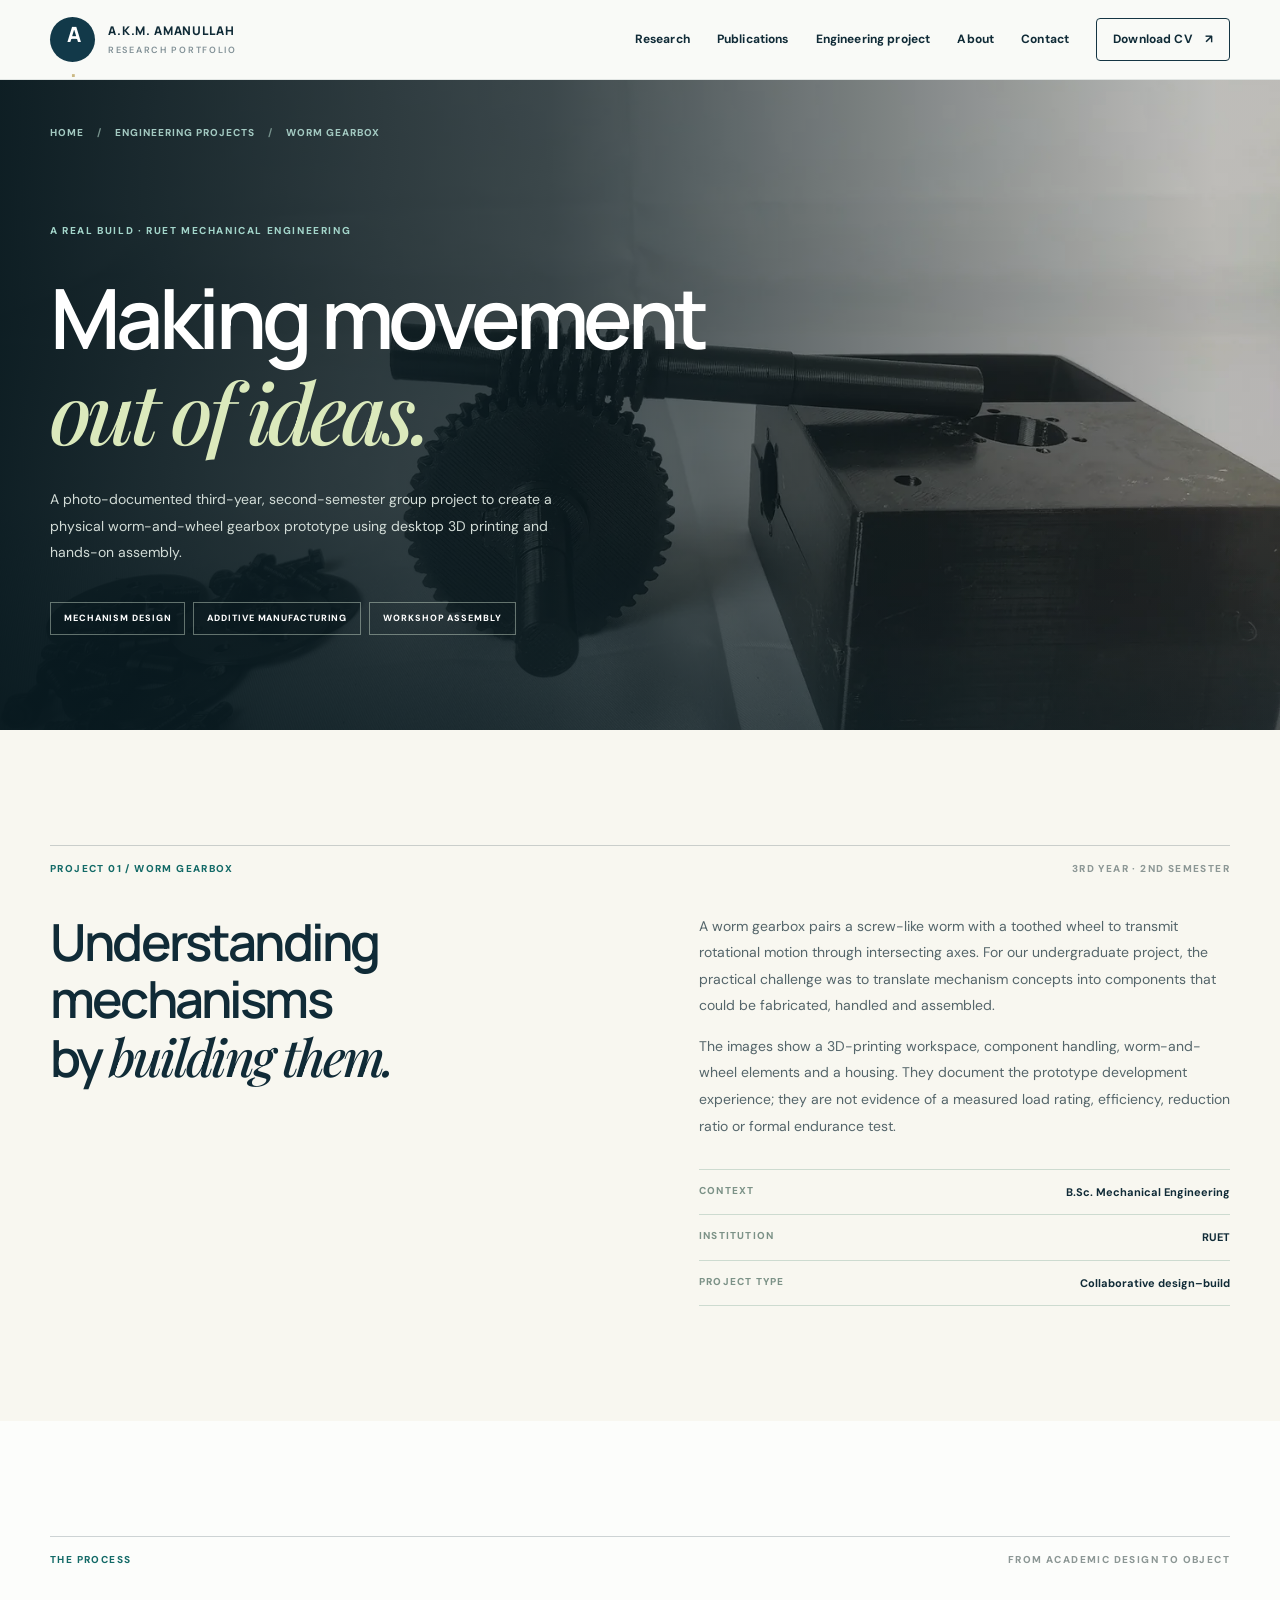
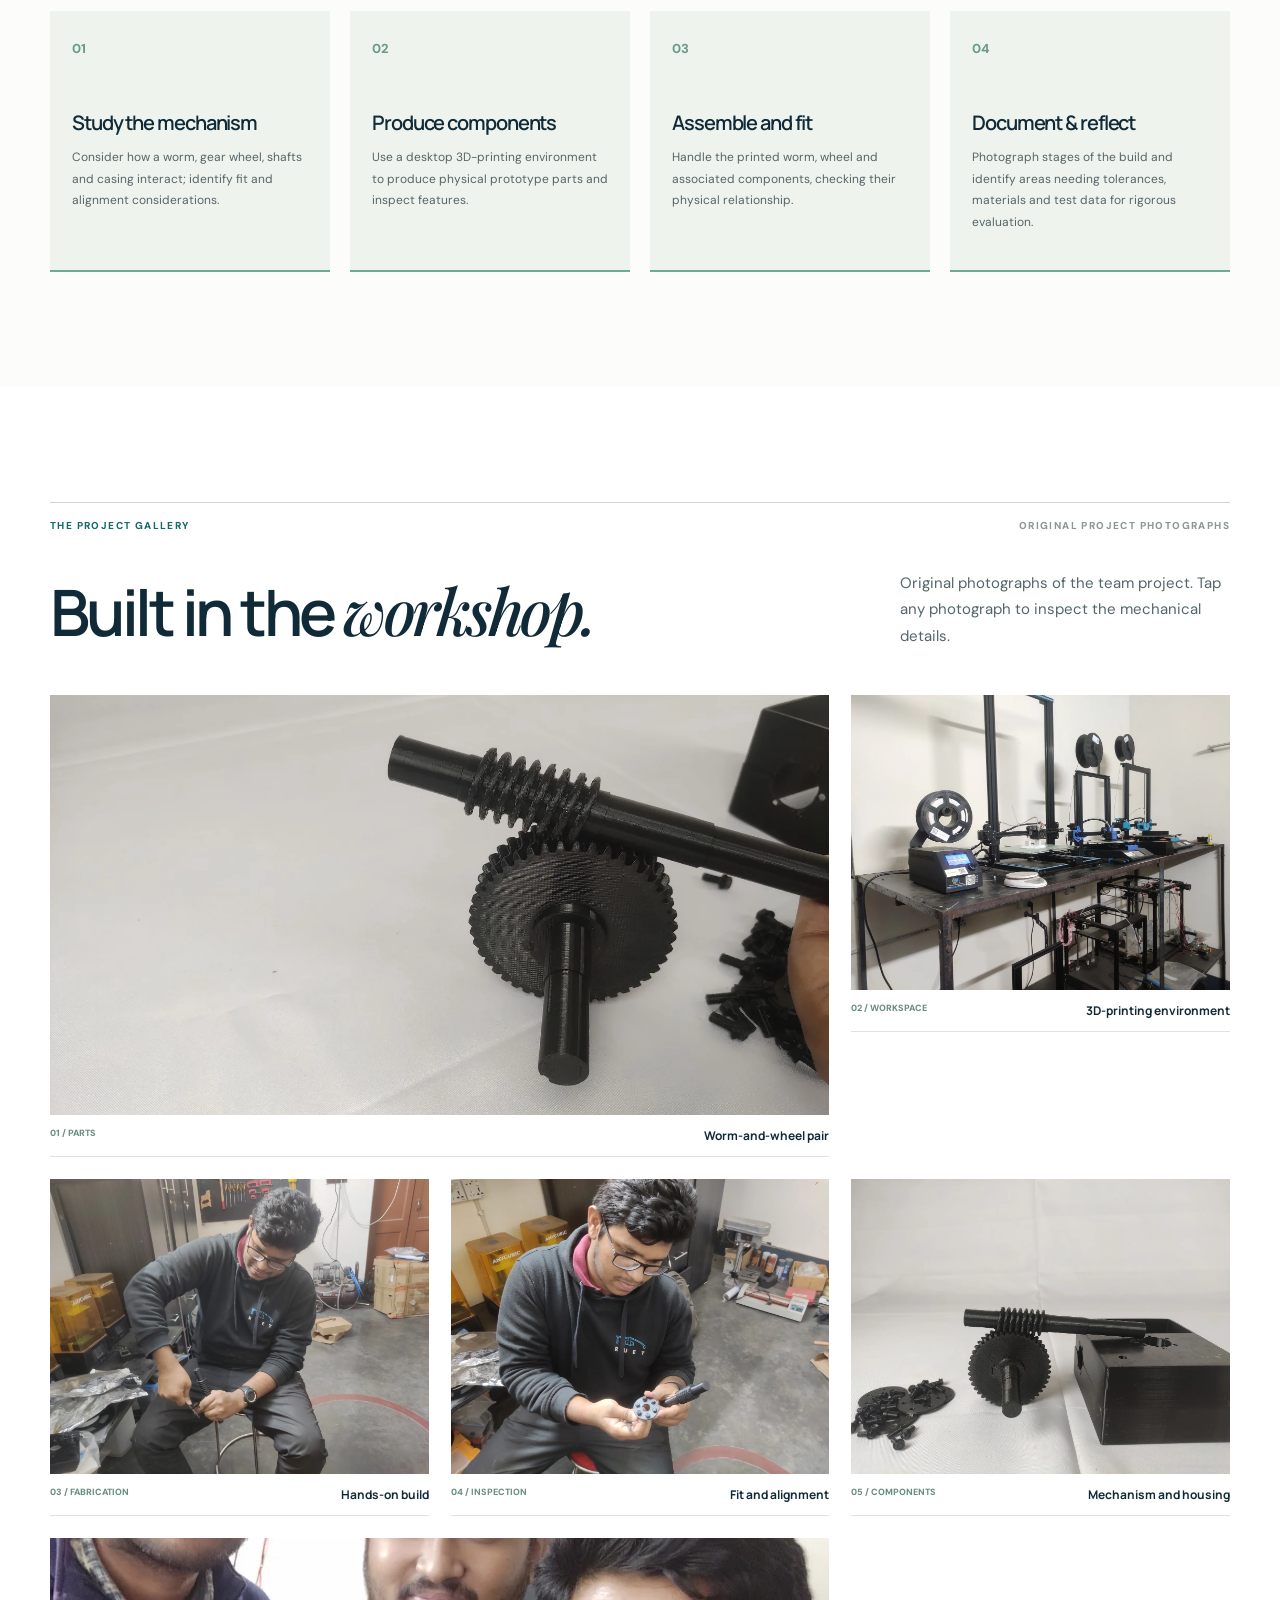
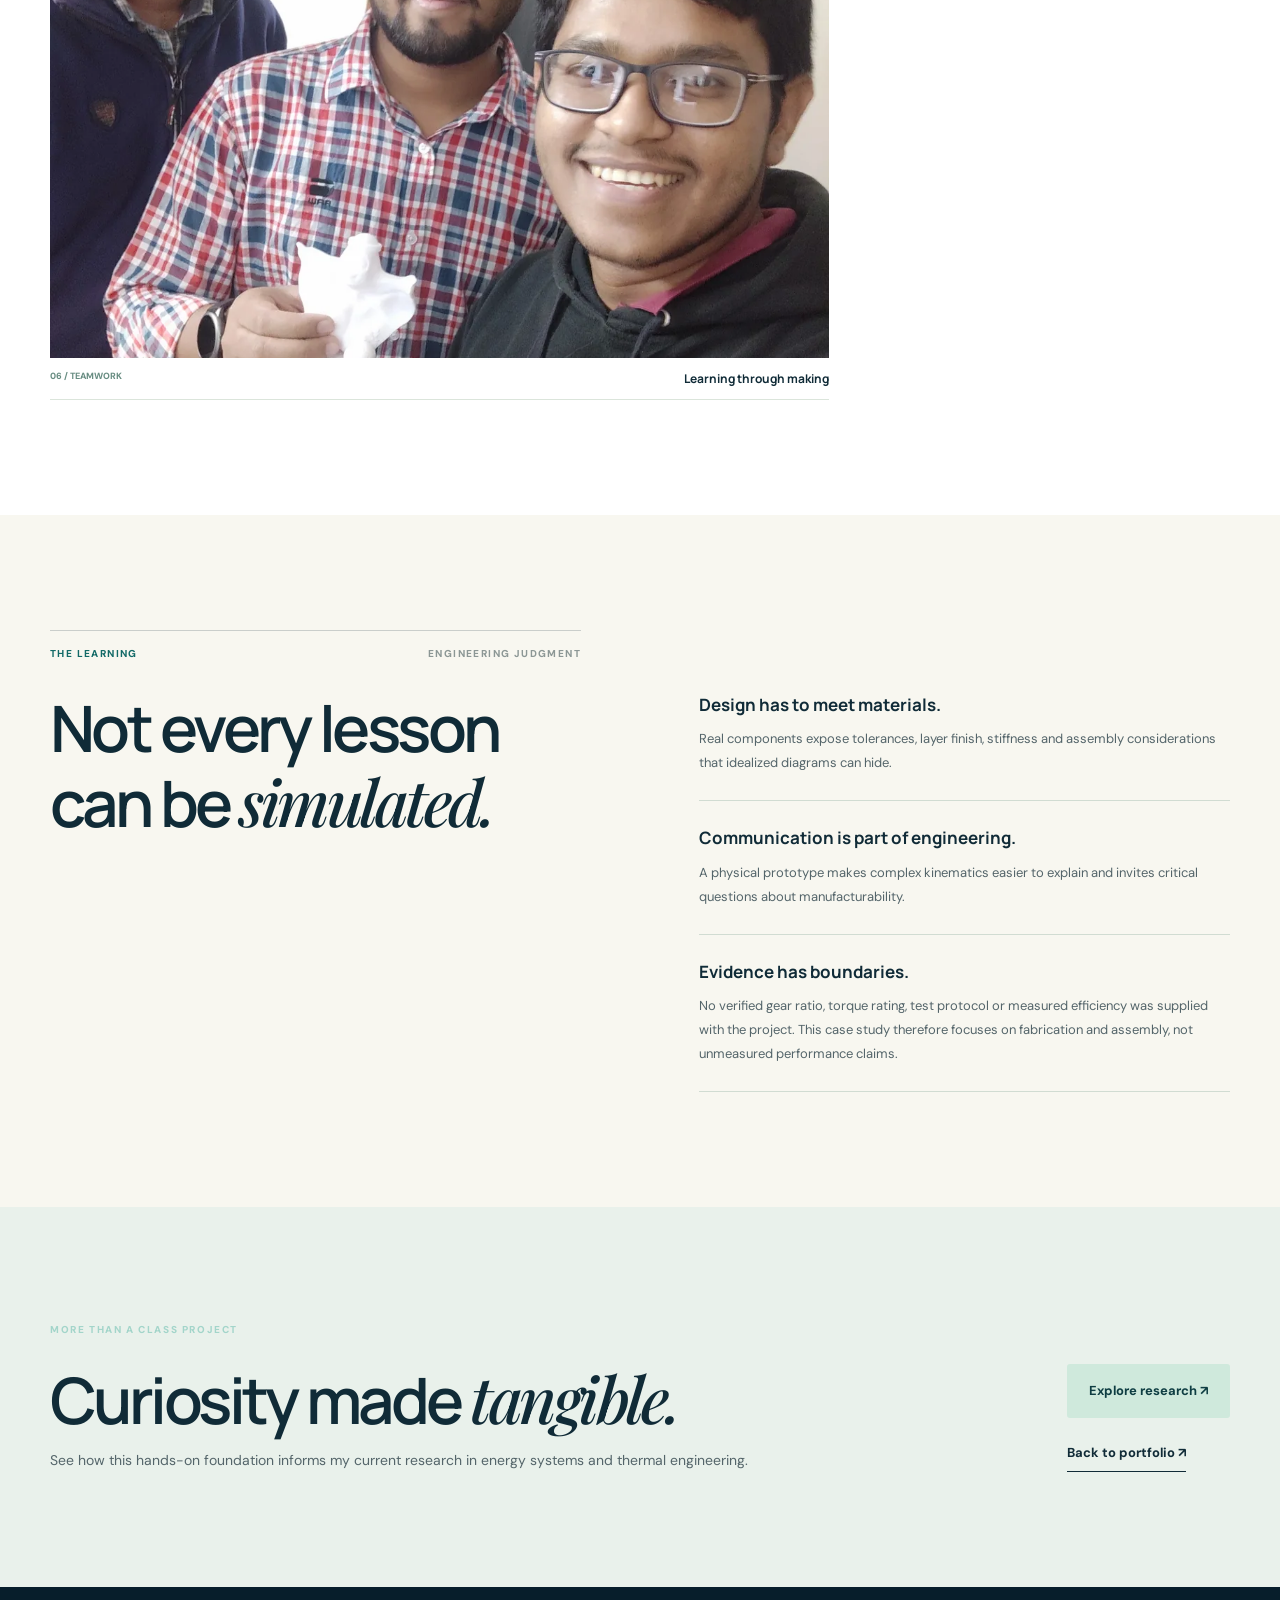
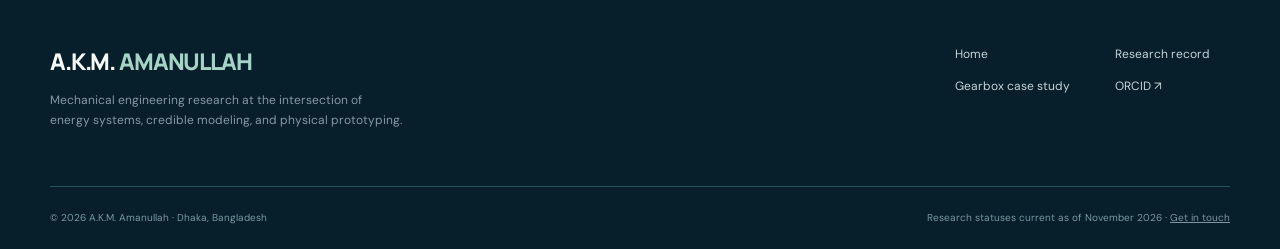
<file: worm-gearbox.html>
<!doctype html><html lang="en"><head><meta charset="utf-8"><meta name="viewport" content="width=device-width,initial-scale=1"><meta name="theme-color" content="#102D3C"><meta name="color-scheme" content="light"><title>Worm Gearbox Prototyping | Engineering Project | A.K.M. Amanullah</title><meta name="description" content="Photo-documented 3rd-year second-semester mechanical engineering project by A.K.M. Amanullah: design, 3D printing and assembly of a worm-and-wheel gearbox prototype at RUET."><meta name="robots" content="index, follow, max-image-preview:large"><meta name="author" content="A.K.M. Amanullah"><meta name="googlebot" content="index,follow"><meta name="keywords" content="A.K.M. Amanullah, AKM Amanullah, mechanical engineering, research portfolio, PhD Fall 2027, waste to hydrogen, RUET, BUBT, Aspen Plus, worm gearbox"><meta property="og:type" content="website"><meta property="og:title" content="Worm Gearbox Prototyping | Engineering Project | A.K.M. Amanullah"><meta property="og:description" content="Photo-documented 3rd-year second-semester mechanical engineering project by A.K.M. Amanullah: design, 3D printing and assembly of a worm-and-wheel gearbox prototype at RUET."><meta property="og:image" content="https://akmamanullahruetme2018-beep.github.io/og-cover.png"><meta property="og:image:width" content="1200"><meta property="og:image:height" content="630"><meta name="twitter:card" content="summary_large_image"><link rel="icon" type="image/svg+xml" href="favicon.svg"><link rel="stylesheet" href="style.css"><script type="application/ld+json">{"@context": "https://schema.org", "@type": "Person", "name": "A.K.M. Amanullah", "alternateName": ["AKM Amanullah", "A. K. M. Amanullah"], "jobTitle": "Lecturer, Department of Textile Engineering", "worksFor": {"@type": "CollegeOrUniversity", "name": "Bangladesh University of Business and Technology"}, "alumniOf": {"@type": "CollegeOrUniversity", "name": "Rajshahi University of Engineering & Technology"}, "email": "akm.amanullah.ruet.me.2018@gmail.com", "image": "formal-headshot.webp", "sameAs": ["https://orcid.org/0009-0005-6347-7273", "https://www.bubt.edu.bd/department/department-of-textile-engineering/faculty/profile/AKMA"], "subjectOf": {"@type":"ScholarlyArticle","headline":"Integrated hydrogen potential from municipal organic waste in Bangladesh","identifier":"https://doi.org/10.1016/j.ijhydene.2026.156339"}, "knowsAbout": ["Mechanical Engineering", "Hydrogen Production", "Waste-to-Hydrogen", "Thermal Engineering", "Process Simulation", "Uncertainty Quantification", "Techno-Economic Analysis", "3D Printing"]}</script><script src="script.js" defer></script><link rel="canonical" href="https://akmamanullahruetme2018-beep.github.io/worm-gearbox.html"><meta property="og:url" content="https://akmamanullahruetme2018-beep.github.io/worm-gearbox.html"></head><body><a href="#content" class="skip-link">Skip to main content</a><header class="site-header" id="top"><div class="container nav-wrap"><a class="logo" href="index.html" aria-label="A.K.M. Amanullah homepage"><span class="logo-mark">A<span>.</span></span><span class="logo-text">A.K.M. AMANULLAH <small>RESEARCH PORTFOLIO</small></span></a><button type="button" class="menu-toggle" aria-controls="nav-links" aria-expanded="false" aria-label="Open navigation"><span></span><span></span><span></span></button><nav id="nav-links" class="nav-links" aria-label="Main navigation"><a href="index.html#research">Research</a><a href="research.html">Publications</a><a href="worm-gearbox.html">Engineering project</a><a href="index.html#journey">About</a><a href="index.html#contact">Contact</a><a class="nav-cta" href="Amanullah_Research_CV_Fall2027.pdf" target="_blank" rel="noopener">Download CV <span aria-hidden="true">↗</span></a></nav></div></header><main id="content"><section class="gear-hero"><img src="gearing-overview.webp" alt="Black 3D-printed worm and wheel gearbox components with a gearbox casing" fetchpriority="high"><div class="gear-hero-shade"></div><div class="container gear-hero-copy"><div class="page-crumb light-crumb"><a href="index.html">HOME</a> <span>/</span> ENGINEERING PROJECTS <span>/</span> WORM GEARBOX</div><span class="eyebrow">A REAL BUILD · RUET MECHANICAL ENGINEERING</span><h1>Making movement<br><em>out of ideas.</em></h1><p>A photo-documented third-year, second-semester group project to create a physical worm-and-wheel gearbox prototype using desktop 3D printing and hands-on assembly.</p><div class="gear-tags"><span>MECHANISM DESIGN</span><span>ADDITIVE MANUFACTURING</span><span>WORKSHOP ASSEMBLY</span></div></div></section>
<section class="section cream"><div class="container"><div class="section-kicker"><span>PROJECT 01 / WORM GEARBOX</span><span>3RD YEAR · 2ND SEMESTER</span></div><div class="project-intro-grid"><h2>Understanding mechanisms<br>by <em>building them.</em></h2><div><p>A worm gearbox pairs a screw-like worm with a toothed wheel to transmit rotational motion through intersecting axes. For our undergraduate project, the practical challenge was to translate mechanism concepts into components that could be fabricated, handled and assembled.</p><p>The images show a 3D-printing workspace, component handling, worm-and-wheel elements and a housing. They document the prototype development experience; they are not evidence of a measured load rating, efficiency, reduction ratio or formal endurance test.</p><div class="project-spec"><div><span>CONTEXT</span><b>B.Sc. Mechanical Engineering</b></div><div><span>INSTITUTION</span><b>RUET</b></div><div><span>PROJECT TYPE</span><b>Collaborative design–build</b></div></div></div></div></div></section>
<section class="section light"><div class="container"><div class="section-kicker"><span>THE PROCESS</span><span>FROM ACADEMIC DESIGN TO OBJECT</span></div><div class="build-stages"><div><span>01</span><h3>Study the mechanism</h3><p>Consider how a worm, gear wheel, shafts and casing interact; identify fit and alignment considerations.</p></div><div><span>02</span><h3>Produce components</h3><p>Use a desktop 3D-printing environment to produce physical prototype parts and inspect features.</p></div><div><span>03</span><h3>Assemble and fit</h3><p>Handle the printed worm, wheel and associated components, checking their physical relationship.</p></div><div><span>04</span><h3>Document & reflect</h3><p>Photograph stages of the build and identify areas needing tolerances, materials and test data for rigorous evaluation.</p></div></div></div></section>
<section class="section gallery-section"><div class="container"><div class="section-kicker"><span>THE PROJECT GALLERY</span><span>ORIGINAL PROJECT PHOTOGRAPHS</span></div><div class="section-heading"><h2>Built in the <em>workshop.</em></h2><p>Original photographs of the team project. Tap any photograph to inspect the mechanical details.</p></div><div class="gallery-grid"><figure class="gallery-item big"><button class="image-open" type="button" data-full="gearing-mesh.webp" data-caption="Printed worm-and-wheel gear geometry, laid out before full assembly."><img src="gearing-mesh.webp" alt="3D-printed worm and wheel gear pair on a white surface"></button><figcaption><span>01 / PARTS</span> Worm-and-wheel pair</figcaption></figure><figure class="gallery-item"><button class="image-open" type="button" data-full="lab-printers.webp" data-caption="Desktop printers at the fabrication workspace."><img src="lab-printers.webp" alt="Three desktop 3D printers lined up in a workshop"></button><figcaption><span>02 / WORKSPACE</span> 3D-printing environment</figcaption></figure><figure class="gallery-item"><button class="image-open" type="button" data-full="fabrication.webp" data-caption="Hands-on fabrication work and fitting of a printed component."><img src="fabrication.webp" alt="Student working by hand on a prototype component"></button><figcaption><span>03 / FABRICATION</span> Hands-on build</figcaption></figure><figure class="gallery-item"><button class="image-open" type="button" data-full="fit-check.webp" data-caption="Examining the fit and alignment of the mechanism components."><img src="fit-check.webp" alt="Mechanical engineering student checking a 3D printed gear assembly"></button><figcaption><span>04 / INSPECTION</span> Fit and alignment</figcaption></figure><figure class="gallery-item"><button class="image-open" type="button" data-full="gearing-overview.webp" data-caption="Worm, wheel and 3D-printed casing from the course project."><img src="gearing-overview.webp" alt="Worm gearbox prototype with its printed housing"></button><figcaption><span>05 / COMPONENTS</span> Mechanism and housing</figcaption></figure><figure class="gallery-item big"><button class="image-open" type="button" data-full="lab-team.webp" data-caption="Project collaborators documenting prototype work together."><img src="lab-team.webp" alt="Three student collaborators smiling and holding a prototype printed piece"></button><figcaption><span>06 / TEAMWORK</span> Learning through making</figcaption></figure></div></div></section>
<section class="section cream"><div class="container learning-grid"><div><div class="section-kicker"><span>THE LEARNING</span><span>ENGINEERING JUDGMENT</span></div><h2>Not every lesson<br>can be <em>simulated.</em></h2></div><div class="learn-list"><div><b>Design has to meet materials.</b><p>Real components expose tolerances, layer finish, stiffness and assembly considerations that idealized diagrams can hide.</p></div><div><b>Communication is part of engineering.</b><p>A physical prototype makes complex kinematics easier to explain and invites critical questions about manufacturability.</p></div><div><b>Evidence has boundaries.</b><p>No verified gear ratio, torque rating, test protocol or measured efficiency was supplied with the project. This case study therefore focuses on fabrication and assembly, not unmeasured performance claims.</p></div></div></div></section><section class="section contact-section"><div class="container action-panel"><div><span class="eyebrow">MORE THAN A CLASS PROJECT</span><h2>Curiosity made <em>tangible.</em></h2><p>See how this hands-on foundation informs my current research in energy systems and thermal engineering.</p></div><div><a class="button primary" href="research.html">Explore research ↗</a><a class="text-arrow" href="index.html">Back to portfolio ↗</a></div></div></section></main><div class="lightbox" aria-hidden="true" role="dialog" aria-modal="true" aria-label="Enlarged project photo"><button type="button" class="lightbox-close" aria-label="Close photo">✕</button><img alt=""><p></p></div><footer class="footer"><div class="container"><div class="footer-top"><div><div class="footer-wordmark">A.K.M. <span>AMANULLAH</span></div><p>Mechanical engineering research at the intersection of<br>energy systems, credible modeling, and physical prototyping.</p></div><div class="footer-links"><a href="index.html">Home</a><a href="research.html">Research record</a><a href="worm-gearbox.html">Gearbox case study</a><a href="https://orcid.org/0009-0005-6347-7273" target="_blank" rel="noopener">ORCID ↗</a></div></div><div class="footer-bottom"><span>© <span id="year">2026</span> A.K.M. Amanullah · Dhaka, Bangladesh</span><span>Research statuses current as of November 2026 · <a href="mailto:akm.amanullah.ruet.me.2018@gmail.com">Get in touch</a></span></div></div></footer></body></html>
</file>
<file: style.css>
@import url('https://fonts.googleapis.com/css2?family=DM+Sans:wght@400;500;600;700&family=Manrope:wght@400;500;600;700;800&family=Playfair+Display:ital,wght@0,500;0,600;0,700;1,500;1,600&display=swap');
:root{--ink:#102b37;--ink2:#243a43;--dark:#0a2331;--dark2:#123848;--soft:#f7f7f3;--warm:#edece4;--teal:#136a67;--lime:#d9eede;--beige:#efe9d6;--sand:#a8a38c;--gold:#c9b27d;--border:rgba(16,43,55,.14);--shadow:0 24px 64px rgba(6,33,40,.12);--sans:'DM Sans','Arial',sans-serif;--display:'Manrope','Arial',sans-serif;--serif:'Playfair Display',Georgia,serif}
*,*::before,*::after{box-sizing:border-box}html{scroll-behavior:smooth;scroll-padding-top:95px}body{margin:0;background:#f9faf7;color:var(--ink);font:16px/1.65 var(--sans);-webkit-font-smoothing:antialiased;overflow-x:hidden}a{color:inherit;text-decoration:none}button{font:inherit}img{display:block;max-width:100%;height:auto}h1,h2,h3,h4,p{margin-top:0}h1,h2,h3{font-family:var(--display);font-weight:600;letter-spacing:-.055em;line-height:1.13}h1 em,h2 em,h3 em,blockquote em{font-family:var(--serif);font-weight:500;letter-spacing:-.055em}h2{font-size:clamp(2.55rem,5vw,4.55rem)}h3{font-size:1.6rem}p{color:#54656a}strong{font-weight:700}.container{width:min(1180px,calc(100% - 80px));margin:auto}.section{padding:115px 0}.cream{background:#f8f7f0}.light{background:#fcfdfb}.warm{background:#efefe8}.skip-link{position:absolute;top:-60px;left:18px;z-index:9999;padding:10px 18px;background:white;color:black}.skip-link:focus{top:16px}a:focus-visible,button:focus-visible{outline:3px solid #bca266;outline-offset:4px}
.site-header{position:sticky;top:0;z-index:50;background:rgba(249,250,247,.95);backdrop-filter:blur(20px);-webkit-backdrop-filter:blur(20px);border-bottom:1px solid rgba(16,43,55,.10)}.nav-wrap{height:79px;display:flex;align-items:center;justify-content:space-between;gap:30px}.logo{display:flex;align-items:center;gap:13px;white-space:nowrap}.logo-mark{width:45px;height:45px;background:#123949;border-radius:50%;color:#fff;display:grid;place-items:center;font-family:var(--display);font-size:21px;font-weight:800;letter-spacing:-.12em}.logo-mark span{color:#cbb985}.logo-text{font:800 12px/1.3 var(--display);letter-spacing:.07em}.logo-text small{display:block;font:600 9px var(--sans);letter-spacing:.19em;color:#819096;margin-top:5px}.nav-links{display:flex;align-items:center;gap:27px}.nav-links>a{font-size:12px;font-weight:700;letter-spacing:.012em;transition:color .2s}.nav-links>a:hover{color:var(--teal)}.nav-links .nav-cta{padding:11px 16px;border:1px solid #153543;border-radius:4px;white-space:nowrap}.nav-cta span{margin-left:10px}.menu-toggle{display:none}.button{display:inline-flex;align-items:center;justify-content:space-between;gap:26px;font-weight:700;font-size:13px;min-height:54px;padding:15px 22px;border-radius:3px;transition:transform .2s,background .2s,color .2s}.button:hover{transform:translateY(-3px)}.button.primary{background:#cfe9dc;color:#0e3d42}.button.primary:hover{background:#b5dfca}.button.outline-light{border:1px solid rgba(255,255,255,.38);color:#fff}.button.outline{border:1px solid #5b767c;color:var(--ink)}.button.beige{background:#e9e3d2;color:#163342}.text-arrow{display:inline-flex;gap:24px;align-items:center;border-bottom:1px solid currentColor;padding-bottom:8px;font-size:13px;font-weight:700}.text-arrow:hover{color:#007c75}.text-arrow span{font-size:18px}.eyebrow{display:flex;align-items:center;gap:12px;font-size:10px;letter-spacing:.16em;font-weight:800;color:#a3d5ca}.sparkle{font-size:18px;font-weight:400}.eyebrow-line{height:1px;width:38px;background:currentColor;opacity:.45}.section-kicker{display:flex;justify-content:space-between;gap:24px;border-top:1px solid rgba(16,43,55,.2);padding-top:15px;font-size:10px;font-weight:800;letter-spacing:.14em;color:var(--teal)}.section-kicker span:last-child{color:#8c9795}.section-heading{display:flex;align-items:end;justify-content:space-between;gap:45px;margin:36px 0 46px}.section-heading h2{max-width:760px;margin:0}.section-heading p{max-width:330px;margin:0;font-size:15px;line-height:1.75}
/* HERO */
.hero{position:relative;overflow:hidden;background:radial-gradient(ellipse at 65% 65%,#194d54 0%,transparent 40%),linear-gradient(117deg,#071c2a 0%,#10303e 55%,#143b46 100%);color:#f5f7f2;padding:96px 0 49px}.hero:before{content:"";position:absolute;width:580px;height:580px;border:1px solid rgba(193,235,213,.08);border-radius:50%;left:-230px;top:30px}.hero:after{content:"";position:absolute;width:460px;height:460px;border:1px solid rgba(193,235,213,.07);border-radius:50%;left:-180px;top:90px}.hero-inner{display:grid;grid-template-columns:1.18fr .82fr;gap:6.5%;align-items:center;position:relative;z-index:1;min-height:575px}.hero-copy{padding:30px 0 65px}.hero h1{font-size:clamp(3.3rem,5.55vw,5.55rem);letter-spacing:-.06em;line-height:1.11;margin:32px 0 26px;max-width:755px}.hero h1 em{color:#d1d7ad}.hero-lead{color:#b8cad0;max-width:515px;line-height:1.9;font-size:15.5px;margin-bottom:32px}.hero-lead strong{color:#fff;font-weight:600}.hero-actions{display:flex;flex-wrap:wrap;gap:12px}.hero-micro{margin-top:42px;color:#b7d6d0;font-size:11px;letter-spacing:.02em}.status-dot{display:inline-block;width:7px;height:7px;border-radius:50%;background:#94ddba;box-shadow:0 0 0 5px rgba(148,221,186,.1);margin-right:12px}.hero-visual{align-self:stretch;min-height:555px;position:relative;padding:30px 18px 35px 15px}.hero-visual>img{width:100%;height:100%;max-height:600px;object-fit:cover;object-position:center 34%;filter:saturate(.78) contrast(1.05);border-radius:175px 175px 6px 6px;position:relative;z-index:2;box-shadow:0 18px 65px rgba(0,0,0,.25)}.image-border{position:absolute;z-index:1;inset:12px 0 50px 30px;border:1px solid rgba(204,226,192,.54);border-radius:175px 175px 0 0}.hero-side-label{position:absolute;right:-30px;top:55px;writing-mode:vertical-rl;transform:rotate(180deg);font-size:9px;letter-spacing:.16em;color:#a8c6c7;font-weight:700}.hero-side-label span{margin-top:13px}.hero-floating{position:absolute;z-index:4;left:-80px;bottom:26px;padding:15px 22px;background:#f5f6ef;color:var(--ink);box-shadow:var(--shadow);min-width:270px;border-left:3px solid #80bcab}.hero-floating .tiny-label{font-size:9px;letter-spacing:.13em;color:#648386;font-weight:700;display:block}.hero-floating strong{display:block;font-family:var(--display);font-size:15px;margin:3px 0}.hero-floating>span:last-child{font-size:11px;color:#687e81}.hero-scroll{position:relative;z-index:1;display:flex;gap:32px;align-items:center;justify-content:center;font-weight:700;font-size:9px;letter-spacing:.2em;color:#91b8bc}.hero-scroll span:last-child{font-size:22px;font-weight:400}.stats-strip{background:#eaf1eb;border-bottom:1px solid #d5ddd4;padding:27px 0 20px}.stats-inner{display:grid;grid-template-columns:repeat(4,1fr)}.stat{display:flex;align-items:center;gap:22px;padding:12px 30px;border-right:1px solid #d1ded9}.stat:first-child{padding-left:0}.stat:last-child{border:0}.stat strong{font:700 42px/1 var(--display);letter-spacing:-.07em;color:#184a51;white-space:nowrap}.stat-star{color:#6c9887;font:600 18px var(--serif);margin-left:4px}.stat>span{font-size:12px;line-height:1.55;color:#60727a}.footnote{color:#788c8a;font-size:10px;margin:9px 0 0}.footnote-block{margin-top:28px}
/* PAPER */
.feature-paper{display:grid;grid-template-columns:1.18fr .82fr;border-radius:5px;overflow:hidden;box-shadow:0 15px 40px rgba(22,46,43,.08);background:#0b2d3c;color:white;transition:transform .25s,box-shadow .25s}.feature-paper:hover{transform:translateY(-4px);box-shadow:0 25px 55px rgba(22,46,43,.15)}.feature-left{padding:45px 50px 29px;display:flex;flex-direction:column;min-height:560px}.feature-top{display:flex;align-items:center;gap:18px;flex-wrap:wrap}.pill{display:inline-block;padding:9px 12px;border:1px solid rgba(255,255,255,.35);font-size:9px;letter-spacing:.1em;font-weight:800}.feature-journal{font-size:9px;letter-spacing:.1em;color:#a3bfc1}.feature-heading{margin-top:75px}.icon-circle{width:42px;height:42px;border-radius:50%;background:#d6e8db;color:#113d42;display:grid;place-items:center;font-size:22px;margin-bottom:18px}.feature-heading h3{font-size:clamp(2.1rem,3.1vw,3.45rem);margin:0 0 18px}.feature-heading h3 em{color:#d7e9ae}.feature-heading p{color:#b8cbd0;max-width:540px;font-size:13.5px;line-height:1.8}.feature-numbers{margin-top:auto;display:grid;grid-template-columns:repeat(3,1fr);gap:18px;padding:25px 0 20px;border-bottom:1px solid rgba(255,255,255,.22)}.feature-numbers strong{display:block;font:700 29px var(--display);letter-spacing:-.08em}.feature-numbers strong small{font:500 15px var(--sans)}.feature-numbers span{display:block;color:#a2bec4;font-size:10px;line-height:1.55;margin-top:4px}.feature-link{font-size:10px;letter-spacing:.1em;font-weight:700;display:flex;justify-content:space-between;align-items:center;padding-top:19px}.feature-link span{font-size:21px}.feature-right{position:relative;display:flex;flex-direction:column;justify-content:center;padding:38px 43px;background:radial-gradient(circle at 80% 10%,rgba(111,164,137,.22),transparent 40%),#d9e9dd;color:var(--ink)}.diagram-caption{font-size:10px;letter-spacing:.17em;font-weight:800;margin-bottom:32px;color:#537d79}.flow-block{position:relative;background:#f7fbf6;border-left:3px solid #27766e;box-shadow:0 8px 14px rgba(43,86,76,.06);padding:15px 15px 14px 54px}.flow-block>span{position:absolute;left:17px;top:15px;font:700 12px var(--display);color:#5a9990}.flow-block b{display:block;font:700 14px var(--display)}.flow-block small{display:block;font-size:10px;color:#627c79}.flow-join{height:30px;text-align:center;display:flex;align-items:center;flex-direction:column;color:#5c8781;font-size:17px}.flow-join span{height:13px;border-left:1px dashed #789b92}.flow-join i{font-style:normal;font-size:12px;line-height:12px}.flow-block.last{border-color:#a9ad67}.source-badge{margin-top:24px;padding-top:17px;border-top:1px solid rgba(10,42,44,.19);font-size:10px;line-height:1.7;color:#577b74}.research-grid{display:grid;grid-template-columns:1fr 1fr;gap:24px;margin-top:25px}.research-card{min-height:425px;display:flex;flex-direction:column;background:#fff;border:1px solid var(--border);padding:31px;transition:transform .25s,box-shadow .25s}.research-card:hover{transform:translateY(-5px);box-shadow:var(--shadow)}.card-top{display:flex;justify-content:space-between;align-items:center;color:#688882;gap:20px;font-size:9px;letter-spacing:.1em;font-weight:800}.round-arrow{border:1px solid #c2d0c8;border-radius:50%;width:33px;height:33px;font-size:18px;display:grid;place-items:center;color:#234851}.card-illustration{flex:1;min-height:185px;display:flex;flex-direction:column;justify-content:center;padding:30px 8px}.chart-axis{letter-spacing:.08em;font-size:9px;font-weight:800;color:#7b8b87;margin-bottom:18px}.barrow{display:grid;grid-template-columns:95px 1fr 78px;align-items:center;gap:12px;margin:13px 0}.barrow small{font-size:10px;color:#526b69}.barrow b{font-size:10px;color:#3d605a;text-align:right}.bar-track{background:#e9eee9;height:16px;border-radius:8px;overflow:hidden}.bar-track i{height:100%;display:block;background:#1b716b;border-radius:10px}.barrow:nth-of-type(3) .bar-track i{background:#91aaa4}.chart-legend{margin-top:15px;font-size:9px;color:#909e98}.digestion-art{flex-direction:row;align-items:center;justify-content:center;gap:30px}.circular-progress{width:160px;height:160px;background:conic-gradient(#1e7971 0 66.96%,#e0ebdf 66.96% 100%);border-radius:50%;padding:12px;display:grid;place-items:center}.circular-progress>div{background:white;border-radius:50%;width:100%;height:100%;display:flex;flex-direction:column;align-items:center;justify-content:center}.circular-progress strong{font:700 33px var(--display);letter-spacing:-.08em}.circular-progress strong span{font-size:13px}.circular-progress small{font-size:10px;color:#728b80}.digestion-side{max-width:160px}.digestion-side span{display:block;color:#6d8c84;font-weight:800;font-size:10px;letter-spacing:.12em;margin-bottom:8px}.digestion-side b{font:700 14px/1.5 var(--display);display:block}.digestion-side small{display:block;font-size:10px;color:#7e8f86;margin-top:10px}.card-bottom{border-top:1px solid var(--border);padding-top:23px}.card-bottom h3{font-size:22px;margin-bottom:7px}.card-bottom p{font-size:12px;line-height:1.7;margin-bottom:14px;max-width:430px}.chip{font-size:10px;font-weight:700;padding:7px 11px;background:#e9eee9;color:#3c6c66;display:inline-block}.section-link{text-align:right;margin-top:33px}
/* PROJECT & WORK */
.project-banner{height:660px;min-height:560px;background:#122a37;position:relative;overflow:hidden;color:#fff}.project-photo,.project-shade{position:absolute;inset:0}.project-photo img{width:100%;height:100%;object-fit:cover;object-position:center 50%}.project-shade{background:linear-gradient(90deg,rgba(6,24,31,.97) 0%,rgba(6,24,31,.89) 34%,rgba(6,24,31,.42) 71%,rgba(6,24,31,.12) 100%)}.project-banner-inner{position:relative;height:100%;display:flex;justify-content:space-between;align-items:center}.project-copy{max-width:680px}.project-copy h2{font-size:clamp(2.8rem,5.3vw,5.4rem);margin:32px 0 23px}.project-copy h2 em{color:#d0e7cb}.project-copy p{color:#c8d3d3;max-width:490px;font-size:14px;line-height:1.95;margin-bottom:30px}.project-pinch{writing-mode:vertical-rl;transform:rotate(180deg);font-size:10px;letter-spacing:.17em;color:#e3e8e0}.project-pinch span{color:#9daaa4}.filters{display:flex;gap:8px;flex-wrap:wrap;margin-bottom:35px}.filter{background:transparent;border:1px solid #cad5d0;padding:11px 19px;font-size:11px;font-weight:700;color:#587571;cursor:pointer;transition:all .2s}.filter:hover,.filter.active{background:#153f48;color:white;border-color:#153f48}.portfolio-list{border-top:1px solid #cfd7d1}.portfolio-row{display:grid;grid-template-columns:65px minmax(280px,1fr) 170px 35px;align-items:center;gap:25px;padding:27px 7px;border-bottom:1px solid #dce1da;transition:padding .2s,background .2s}.portfolio-row:hover{padding-left:18px;background:#eff3ee}.portfolio-row[hidden]{display:none!important}.row-number{font-size:11px;color:#8aa49c}.portfolio-row strong{font:700 19px/1.45 var(--display);display:block;letter-spacing:-.025em}.portfolio-row small{display:block;font-size:11px;color:#708884;margin-top:5px}.row-label{font-size:10px;letter-spacing:.09em;color:#567e73;font-weight:800}.row-icon{font-size:25px;color:#346e64;text-align:right}
/* JOURNEY */
.journey-wrap{display:grid;grid-template-columns:1fr 1fr;gap:10%;align-items:start}.journey-title{font-size:clamp(2.7rem,4.4vw,4.5rem);margin:34px 0 21px}.journey-lead{max-width:450px;margin-bottom:20px}.journey-image{margin-top:65px;overflow:hidden;border-radius:2px}.journey-image img{height:360px;width:100%;object-fit:cover;object-position:center}.timeline{border-left:1px solid #c8d6cf;margin-top:38px}.time-item{position:relative;padding:0 0 34px 35px}.time-item:before{content:"";position:absolute;left:-5px;top:7px;width:9px;height:9px;border-radius:50%;background:#2a8176;box-shadow:0 0 0 6px #e2ebe1}.time-year{font-size:10px;color:#5f8379;font-weight:800;letter-spacing:.09em}.time-item h3{font-size:19px;letter-spacing:-.02em;margin:5px 0 5px}.time-item p{font-size:12px;line-height:1.8;max-width:450px;margin-bottom:0}.values-section{background:#143942;color:#e9f0e9;padding:92px 0}.values-wrap{text-align:center;max-width:1000px}.values-icon{color:#b6d8b6;font-size:37px}.values-wrap blockquote{font:500 clamp(1.85rem,3vw,3.2rem)/1.45 var(--display);letter-spacing:-.05em;margin:22px 0 25px}.values-wrap blockquote em{color:#c7dea9}.values-wrap>span{font-size:10px;letter-spacing:.17em;color:#b2c9c5}.contact-section{background:#e9f1eb}.contact-wrap{display:grid;grid-template-columns:1.1fr .9fr;gap:9%;align-items:center}.contact-wrap h2{margin:32px 0 15px}.contact-wrap p{font-size:15px;line-height:1.8;max-width:480px}.contact-actions{display:flex;gap:12px;flex-wrap:wrap;margin-top:28px}.contact-card{background:#f9faf7;padding:37px 35px;box-shadow:0 18px 38px rgba(8,32,38,.06)}.contact-card-heading{font-size:10px;letter-spacing:.14em;color:#72908a;margin-bottom:26px;font-weight:800}.contact-card a{padding:18px 0;border-top:1px solid #e0e6df;display:flex;justify-content:space-between;align-items:center;gap:14px;color:#234652;font-size:13px;font-weight:700;overflow-wrap:anywhere}.contact-card a:hover{color:#107d71}.contact-card a:last-child{border-bottom:1px solid #e0e6df}.contact-card a b{font-size:19px}.footer{background:#071e2b;color:#c4d5d7;padding:58px 0 23px}.footer-top{display:flex;justify-content:space-between;align-items:start;gap:35px;padding-bottom:55px}.footer-wordmark{font:800 23px var(--display);letter-spacing:-.05em;color:#f7fbf8}.footer-wordmark span{color:#a5d4c7}.footer-top p{font-size:12px;color:#809da3;margin:14px 0 0}.footer-links{display:grid;grid-template-columns:repeat(2,1fr);gap:12px 45px;font-size:12px}.footer-links a:hover{color:white}.footer-bottom{border-top:1px solid #28505a;padding-top:23px;display:flex;justify-content:space-between;gap:20px;flex-wrap:wrap;font-size:10px;color:#799ba2}.footer-bottom a{text-decoration:underline}
/* PAGE HEADERS */
.page-hero{background:#102f3d;color:#fff;padding:63px 0 90px;background-image:radial-gradient(circle at 70% 0%,rgba(115,181,159,.17),transparent 35%)}.page-crumb{display:flex;align-items:center;gap:13px;font-size:10px;font-weight:800;letter-spacing:.1em;color:#a3c9c1}.page-crumb a:hover{color:#fff}.page-crumb span{color:#76928c}.page-hero-grid{display:grid;grid-template-columns:1.15fr .45fr;gap:11%;align-items:end;margin-top:65px}.page-hero h1{font-size:clamp(3.1rem,6vw,6rem);margin:25px 0}.page-hero h1 em{color:#cfe1b8}.page-hero p{color:#b2c8cd;max-width:700px;line-height:1.85;font-size:15px}.page-hero-aside{border-top:1px solid #789d9b;padding-top:24px}.aside-spark{color:#cbdcae;font-size:34px}.page-hero-aside p{font-size:13px}.page-hero-aside p strong{color:white}.page-hero-aside a{font-size:12px;font-weight:800;border-bottom:1px solid #8faeae;padding-bottom:7px}.subnav{position:sticky;top:79px;background:#e9f1ec;z-index:20;border-bottom:1px solid #d0e0d7}.subnav .container{display:flex;gap:35px;overflow-x:auto;white-space:nowrap;scrollbar-width:none}.subnav a{padding:17px 0;font-size:11px;color:#567a72;font-weight:800}.subnav a:hover{color:#0f3a44}.case-title{display:grid;grid-template-columns:1.45fr .55fr;gap:9%;margin:30px 0 45px;align-items:end}.case-title h2{font-size:clamp(2.8rem,4.8vw,4.8rem);margin:0}.case-side{border-top:1px solid #9cbdb2;padding-top:14px}.case-side .label{font-size:10px;font-weight:800;letter-spacing:.14em;color:#56867e}.case-side p{font-size:12px;color:#526f6e;line-height:1.75}.case-side .text-arrow{font-size:11px;white-space:normal}.case-textcols{display:grid;grid-template-columns:1fr 1fr;gap:60px;margin-bottom:35px}.case-textcols h3{font-size:18px;letter-spacing:-.015em;margin-bottom:7px}.case-textcols p{font-size:13px;line-height:1.9;margin-bottom:0}.case-metrics{display:grid;grid-template-columns:repeat(4,1fr);gap:10px;margin:40px 0}.case-metrics>div{background:#e1ebe3;padding:28px 23px;min-height:170px}.case-metrics span{display:block;font-size:9px;letter-spacing:.1em;color:#627d74;font-weight:800}.case-metrics b{display:block;font:700 34px var(--display);letter-spacing:-.07em;margin:10px 0 5px;color:#145a56}.case-metrics small{font-size:10px;color:#648079}.callout{background:#e5eee5;border-left:3px solid #257c73;padding:20px 25px;margin-top:26px}.callout b{font:700 14px var(--display);display:block}.callout p{font-size:12px;margin:5px 0 0;line-height:1.8}.research-method-layout{display:grid;grid-template-columns:.9fr 1.1fr;gap:60px;align-items:center}.case-textcols.stack{display:block}.case-textcols.stack>div{margin-bottom:22px}.cooling-graphic{background:#e7efe9;padding:35px}.cooling-graphic h3{font-size:18px}.graphic-scale{display:flex;justify-content:space-between;font-size:9px;color:#70847b;margin:25px 0 0 140px}.band{display:grid;grid-template-columns:130px 1fr 90px;align-items:center;gap:10px;margin:18px 0}.band-label{font-size:11px;color:#385f57}.band-line{height:20px;background:repeating-linear-gradient(90deg,#ceded2,#ceded2 calc(25% - 1px),#fff calc(25% - 1px),#fff 25%);position:relative}.band-line span{position:absolute;height:100%;top:0}.band b{font-size:10px;text-align:right}.cooling-graphic p{font-size:10px;margin-top:25px}.conference-list{display:grid;grid-template-columns:repeat(3,1fr);gap:16px}.conf-card{background:#fdfefb;padding:28px;display:flex;flex-direction:column;border-top:4px solid #327a6d;min-height:390px}.conf-id{font:800 10px var(--sans);color:#42857b;letter-spacing:.12em}.conf-card h3{font-size:20px;letter-spacing:-.03em;line-height:1.4;margin:22px 0 17px}.conf-card p{font-size:12px;line-height:1.85}.conf-meta{margin-top:auto;padding-top:20px;border-top:1px solid #e5e9e2;font-size:11px;color:#567a71}.action-panel{display:flex;align-items:end;justify-content:space-between;gap:35px}.action-panel h2{margin:23px 0 13px}.action-panel p{margin:0;font-size:14px}.action-panel>div:last-child{display:flex;flex-direction:column;gap:24px;align-items:start}
/* GEARBOX */
.gear-hero{height:650px;min-height:620px;position:relative;background:#0c2835;color:white}.gear-hero>img{position:absolute;inset:0;height:100%;width:100%;object-fit:cover;object-position:center 58%}.gear-hero-shade{position:absolute;inset:0;background:linear-gradient(90deg,rgba(7,24,30,.96),rgba(7,24,30,.75) 43%,rgba(7,24,30,.12) 95%),linear-gradient(0deg,rgba(7,24,30,.5),transparent 35%)}.gear-hero-copy{position:relative;height:100%;padding-top:48px;display:flex;align-items:flex-start;flex-direction:column;justify-content:center}.gear-hero-copy .page-crumb{position:absolute;top:45px}.gear-hero h1{font-size:clamp(3.2rem,6.5vw,6.4rem);max-width:700px;margin:30px 0 26px}.gear-hero h1 em{color:#dbe9bc}.gear-hero p{max-width:530px;color:#d2dcd7;font-size:14px;line-height:1.9}.gear-tags{display:flex;flex-wrap:wrap;gap:8px;margin-top:22px}.gear-tags span{padding:8px 13px;border:1px solid rgba(228,244,225,.4);font-size:9px;letter-spacing:.1em;font-weight:800}.project-intro-grid{display:grid;grid-template-columns:1fr 1fr;gap:10%;margin-top:35px}.project-intro-grid h2{font-size:clamp(2.9rem,4vw,4.35rem)}.project-intro-grid p{font-size:14px;line-height:1.9}.project-spec{border-top:1px solid #cddbd0;margin-top:30px}.project-spec>div{display:flex;justify-content:space-between;gap:25px;padding:13px 0;border-bottom:1px solid #cddbd0}.project-spec span{font-size:10px;letter-spacing:.12em;color:#7c9287;font-weight:800}.project-spec b{font-size:11px;text-align:right}.build-stages{display:grid;grid-template-columns:repeat(4,1fr);gap:20px;margin-top:43px}.build-stages>div{padding:24px 22px;min-height:260px;background:#eff3ed;border-bottom:2px solid #6eaa98}.build-stages span{color:#6a9a8a;font-weight:800;font-size:13px}.build-stages h3{font-size:20px;margin:50px 0 13px}.build-stages p{font-size:12px;line-height:1.8}.gallery-section{background:#fff}.gallery-grid{display:grid;grid-template-columns:repeat(3,1fr);gap:22px}.gallery-item{margin:0;min-width:0}.gallery-item.big{grid-column:span 2}.gallery-item button{padding:0;width:100%;border:0;background:#dee9e0;cursor:zoom-in;overflow:hidden;display:block}.gallery-item img{width:100%;height:295px;object-fit:cover;transition:transform .4s}.gallery-item.big img{height:420px}.gallery-item button:hover img{transform:scale(1.04)}.gallery-item figcaption{display:flex;justify-content:space-between;gap:12px;font:700 12px var(--display);padding:12px 0;border-bottom:1px solid #dbe5db}.gallery-item figcaption span{font:800 9px var(--sans);color:#688d82}.learning-grid{display:grid;grid-template-columns:1fr 1fr;gap:10%}.learning-grid h2{margin:30px 0}.learn-list{margin-top:38px}.learn-list>div{padding:25px 0;border-bottom:1px solid #d1dcd2}.learn-list b{font:700 17px var(--display)}.learn-list p{font-size:13px;line-height:1.85;margin:8px 0 0}.lightbox{position:fixed;z-index:150;inset:0;background:rgba(3,17,20,.94);display:none;flex-direction:column;align-items:center;justify-content:center;padding:45px 20px}.lightbox.open{display:flex}.lightbox img{max-width:min(1100px,95vw);max-height:76vh;object-fit:contain}.lightbox p{color:#d9eae2;font-size:13px;max-width:800px;text-align:center;margin:13px 0 0}.lightbox-close{position:absolute;top:22px;right:30px;border:1px solid #a5c4ba;background:transparent;color:#fff;border-radius:50%;font-size:17px;width:42px;height:42px;cursor:pointer}
/* MOTION */
.reveal{opacity:1;transform:none}html.js .reveal{opacity:0;transform:translateY(18px);transition:opacity .8s ease,transform .8s ease}html.js .reveal.visible{opacity:1;transform:none}@media (prefers-reduced-motion:reduce){*,*:before,*:after{animation-duration:.01ms!important;transition-duration:.01ms!important;scroll-behavior:auto!important}html.js .reveal{opacity:1;transform:none}}
/* TABLET */
@media(max-width:1050px){.container{width:min(100% - 46px,1180px)}.nav-links{gap:16px}.nav-links>a{font-size:11px}.hero-inner{gap:4%;grid-template-columns:1.1fr .9fr}.hero h1{font-size:clamp(3.1rem,5.5vw,4.7rem)}.hero-floating{left:-42px}.stat{gap:10px;padding:10px 13px}.feature-left{padding:38px 30px}.feature-right{padding:30px}.feature-heading{margin-top:48px}.conference-list{grid-template-columns:1fr 1fr}.case-metrics{grid-template-columns:1fr 1fr}}
/* MOBILE */
@media(max-width:760px){html{scroll-padding-top:75px}.container{width:calc(100% - 38px)}.section{padding:76px 0}.nav-wrap{height:68px}.logo-mark{width:38px;height:38px;font-size:18px}.logo-text{font-size:10px}.logo-text small{font-size:8px}.menu-toggle{display:flex;width:42px;height:40px;border:0;background:transparent;flex-direction:column;justify-content:center;align-items:center;gap:5px;cursor:pointer}.menu-toggle span{width:23px;height:2px;background:#183b45;transition:transform .2s}.nav-links{display:none;position:absolute;top:68px;left:0;right:0;background:#f9faf7;padding:14px 25px 27px;border-bottom:1px solid #dce4df;box-shadow:0 15px 25px rgba(6,31,41,.12);flex-direction:column;align-items:stretch;gap:8px}.nav-links.open{display:flex}.nav-links>a{font-size:14px;padding:12px 5px}.nav-links .nav-cta{text-align:center;padding:12px 18px}.hero{padding:55px 0 25px}.hero-inner{display:flex;flex-direction:column;gap:0;min-height:0}.hero-copy{padding:0}.hero h1{font-size:clamp(3rem,10.5vw,4.35rem);line-height:1.13;margin:25px 0 20px}.hero-lead{font-size:14px;line-height:1.85}.eyebrow{font-size:9px;line-height:1.5;flex-wrap:wrap}.hero-actions{gap:9px}.button{font-size:12px;padding:14px 17px;min-height:49px;gap:18px}.hero-micro{margin-top:25px;line-height:1.65}.hero-visual{width:min(87%,420px);align-self:center;margin:30px 0 35px;min-height:410px;height:460px;padding:12px}.hero-visual>img{max-height:none;border-radius:150px 150px 3px 3px;object-position:center 26%}.image-border{inset:0 -7px 35px 24px}.hero-floating{left:-23px;bottom:-10px;min-width:230px;padding:11px 14px}.hero-side-label{right:-28px;font-size:8px}.hero-scroll{margin-top:25px}.stats-inner{grid-template-columns:1fr 1fr;gap:0}.stat{padding:20px 8px 20px 2px;border-bottom:1px solid #d1ded9;gap:12px}.stat:nth-child(even){border-right:0;padding-left:15px}.stat strong{font-size:31px}.stat>span{font-size:10px}.stats-strip{padding:5px 0 16px}.section-kicker{font-size:9px;flex-wrap:wrap}.section-heading{display:block;margin:27px 0 33px}.section-heading h2{font-size:clamp(2.6rem,9vw,3.8rem);margin-bottom:15px}.section-heading p{max-width:none}.feature-paper{display:flex;flex-direction:column}.feature-left{padding:27px 24px 20px;min-height:495px}.feature-heading{margin-top:33px}.feature-heading h3{font-size:2.6rem}.feature-right{padding:29px 26px}.feature-journal{font-size:8px}.feature-numbers strong{font-size:24px}.feature-numbers{gap:8px}.feature-numbers span{font-size:9px}.research-grid{grid-template-columns:1fr}.research-card{padding:22px;min-height:390px}.barrow{grid-template-columns:95px 1fr 77px}.project-banner{min-height:650px;height:auto;padding:90px 0 65px}.project-banner-inner{align-items:center}.project-banner .project-photo img{object-position:67% center}.project-shade{background:linear-gradient(90deg,rgba(6,24,31,.91),rgba(6,24,31,.67))}.project-copy h2{font-size:3.2rem}.project-pinch{display:none}.filters{gap:5px}.filter{font-size:10px;padding:10px 12px}.portfolio-row{grid-template-columns:26px 1fr 22px;gap:13px;padding:20px 0}.portfolio-row strong{font-size:16px}.portfolio-row small{font-size:10px}.row-label{display:none}.row-icon{font-size:20px}.journey-wrap{grid-template-columns:1fr;gap:50px}.journey-title{font-size:3.2rem}.journey-image{margin-top:30px}.journey-image img{height:260px}.timeline{margin-left:7px;margin-top:0}.values-section{padding:65px 0}.values-wrap blockquote{font-size:2.1rem}.contact-wrap{grid-template-columns:1fr;gap:35px}.contact-wrap h2{font-size:3rem}.contact-card{padding:28px 25px}.footer-top{flex-direction:column;gap:25px;padding-bottom:35px}.footer-links{gap:8px 30px}.footer-bottom{font-size:9px}.page-hero{padding:34px 0 58px}.page-hero-grid{display:block;margin-top:35px}.page-hero h1{font-size:3.7rem}.page-hero-aside{margin-top:45px}.subnav{top:68px}.subnav .container{gap:20px}.subnav a{font-size:10px}.case-title{grid-template-columns:1fr;gap:27px;margin:28px 0}.case-title h2{font-size:3.1rem}.case-side{max-width:500px}.case-textcols{grid-template-columns:1fr;gap:20px}.case-metrics{grid-template-columns:1fr 1fr}.case-metrics>div{padding:18px 14px;min-height:155px}.case-metrics b{font-size:26px}.research-method-layout{grid-template-columns:1fr;gap:20px}.cooling-graphic{padding:20px 14px}.band{grid-template-columns:90px 1fr 75px}.band-label{font-size:9px}.band b{font-size:9px}.graphic-scale{margin-left:98px}.conference-list{grid-template-columns:1fr}.conf-card{min-height:0;padding:24px}.action-panel{flex-direction:column;align-items:flex-start}.gear-hero{min-height:625px;height:640px}.gear-hero h1{font-size:3.6rem}.gear-hero-copy{padding-top:90px}.project-intro-grid{grid-template-columns:1fr;gap:15px}.project-intro-grid h2{font-size:3rem}.build-stages{grid-template-columns:1fr 1fr;gap:11px}.build-stages>div{min-height:245px;padding:18px 15px}.build-stages h3{font-size:17px;margin-top:32px}.build-stages p{font-size:11px}.gallery-grid{grid-template-columns:1fr 1fr;gap:15px}.gallery-item.big{grid-column:span 2}.gallery-item img{height:180px}.gallery-item.big img{height:260px}.gallery-item figcaption{display:block;font-size:11px}.gallery-item figcaption span{display:block;margin-bottom:4px}.learning-grid{grid-template-columns:1fr;gap:5px}.learn-list{margin-top:0}}
@media(max-width:420px){.hero h1{font-size:2.9rem}.hero-visual{height:420px;min-height:0}.hero-visual>img{height:420px}.feature-numbers strong{font-size:22px}.feature-heading h3{font-size:2.3rem}.circular-progress{width:125px;height:125px}.digestion-art{gap:15px}.stats-inner{column-gap:3px}.stat strong{font-size:28px}.project-copy h2{font-size:2.8rem}.page-hero h1{font-size:3.3rem}.gear-hero h1{font-size:3.1rem}}
</file>
